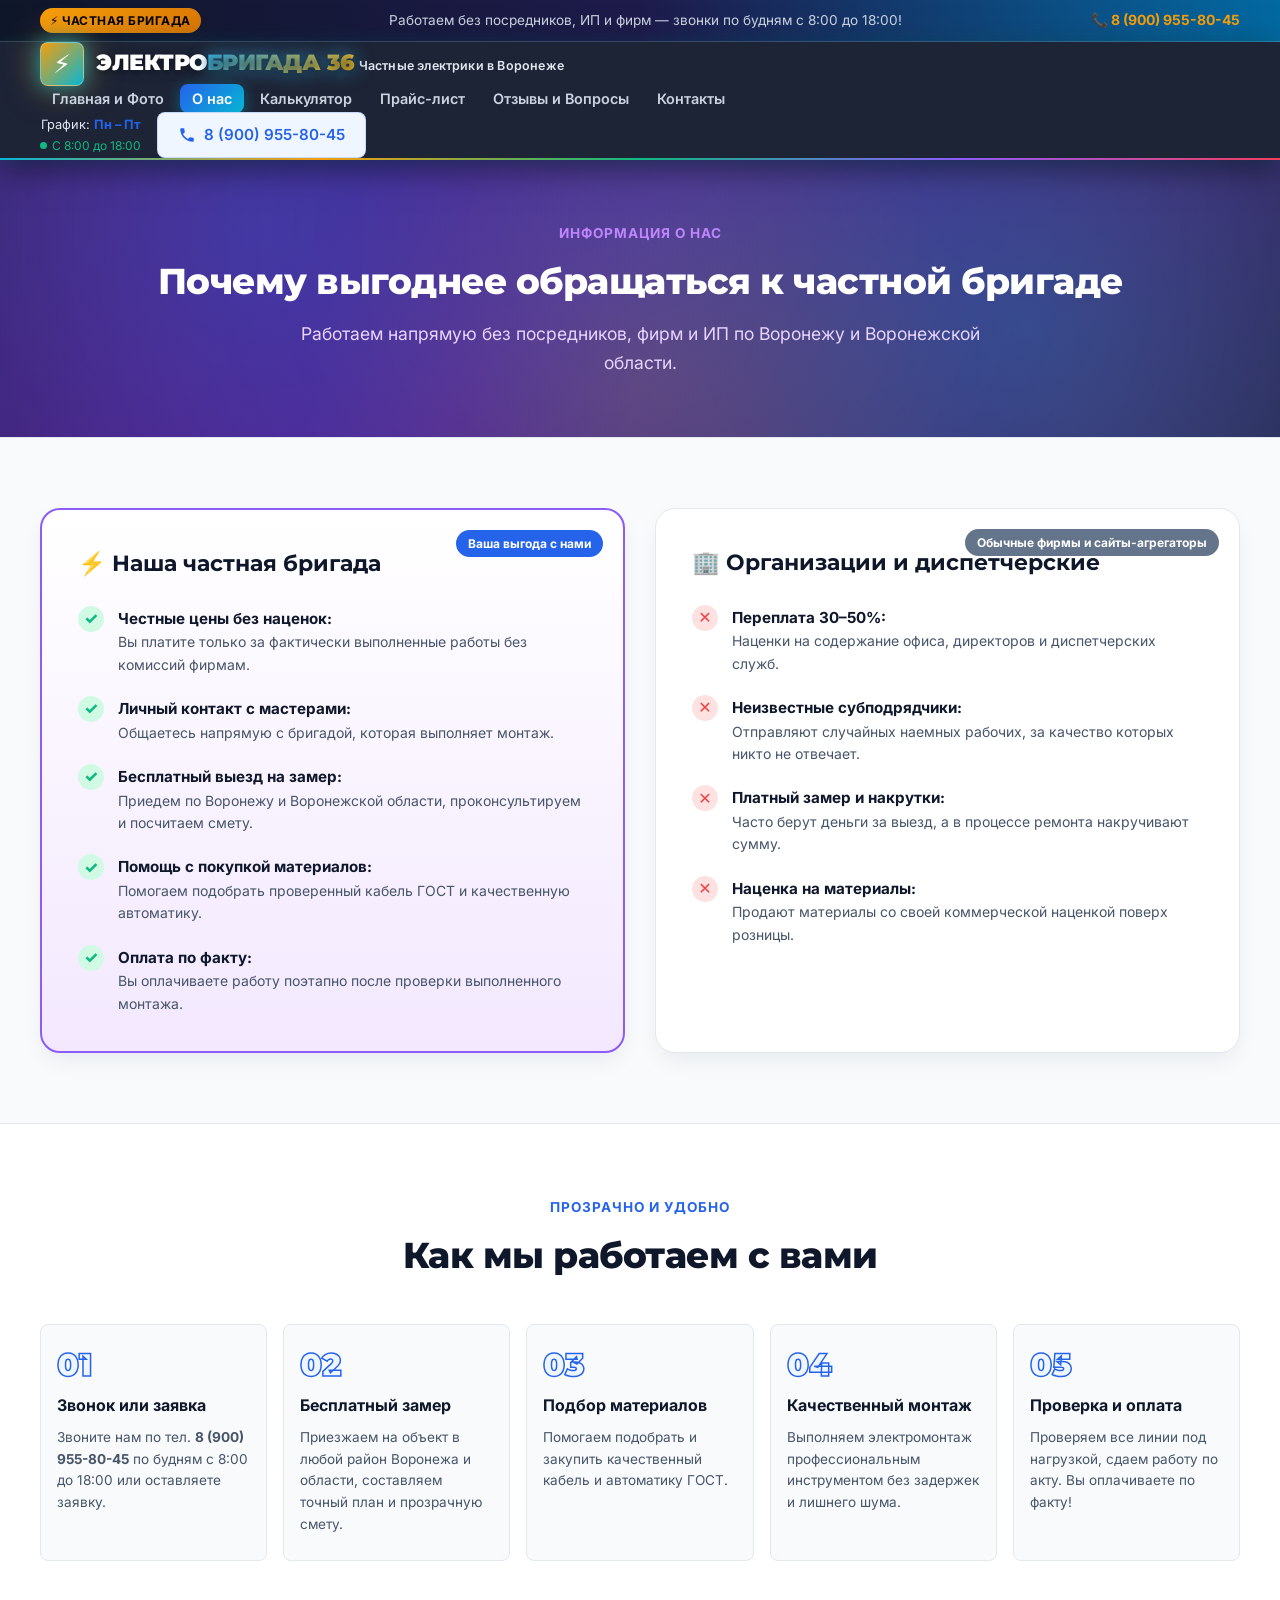
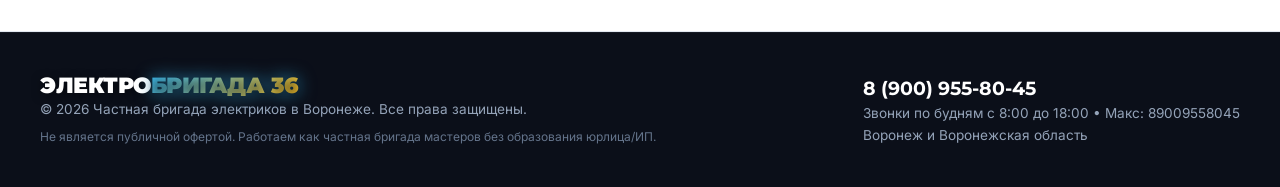
<file: about.html>
<!DOCTYPE html>
<html lang="ru">
<head>
    <meta charset="UTF-8">
    <meta name="viewport" content="width=device-width, initial-scale=1.0">
    <meta name="yandex-verification" content="12e4b5b6157eab5d" />
    <link rel="icon" type="image/x-icon" href="favicon.ico">
    <link rel="icon" type="image/svg+xml" href="favicon.svg">
    <link rel="apple-touch-icon" href="favicon.png">
    <title>О нас — ЭлектроБригада 36 | Воронеж</title>
    <meta name="description" content="О нашей частной бригаде электриков в Воронеже и области. Работаем напрямую без фирм и посредников.">
    <!-- Google Fonts -->
    <link rel="preconnect" href="https://fonts.googleapis.com">
    <link rel="preconnect" href="https://fonts.gstatic.com" crossorigin>
    <link href="https://fonts.googleapis.com/css2?family=Inter:wght@300;400;500;600;700;800&family=Montserrat:wght@600;700;800;900&display=swap" rel="stylesheet">
    <link rel="stylesheet" href="style.css">
</head>
<body class="page-theme-about">

    <!-- Top Notification Bar -->
    <div class="top-bar">
        <div class="container top-bar-content">
            <span class="badge-accent">⚡ Частная бригада</span>
            <span class="top-text">Работаем без посредников, ИП и фирм — звонки по будням с 8:00 до 18:00!</span>
            <a href="tel:89009558045" class="top-phone">📞 8 (900) 955-80-45</a>
        </div>
    </div>

    <!-- Header Navigation Bar (Dark Electric Glassmorphism Theme) -->
    <header class="header">
        <div class="container header-container">
            <a href="index.html" class="logo">
                <div class="logo-icon">⚡</div>
                <div class="logo-text">
                    <span class="brand-title">ЭЛЕКТРО<span class="highlight">БРИГАДА 36</span></span>
                    <span class="brand-sub">Частные электрики в Воронеже</span>
                </div>
            </a>

            <nav class="nav">
                <a href="index.html" class="nav-link">Главная и Фото</a>
                <a href="about.html" class="nav-link active">О нас</a>
                <a href="calculator.html" class="nav-link">Калькулятор</a>
                <a href="price.html" class="nav-link">Прайс-лист</a>
                <a href="reviews.html" class="nav-link">Отзывы и Вопросы</a>
                <a href="contacts.html" class="nav-link">Контакты</a>
            </nav>

            <div class="header-contacts">
                <div class="foreman-badge">
                    <span class="foreman-title">График: <strong>Пн – Пт</strong></span>
                    <span class="status-online"><span class="dot"></span> С 8:00 до 18:00</span>
                </div>
                <a href="tel:89009558045" class="btn btn-phone btn-header">
                    <svg width="18" height="18" viewBox="0 0 24 24" fill="currentColor"><path d="M6.62 10.79c1.44 2.83 3.76 5.14 6.59 6.59l2.2-2.2c.27-.27.67-.36 1.02-.24 1.12.37 2.33.57 3.57.57.55 0 1 .45 1 1V20c0 .55-.45 1-1 1-9.39 0-17-7.61-17-17 0-.55.45-1 1-1h3.5c.55 0 1 .45 1 1 0 1.25.2 2.45.57 3.57.11.35.03.74-.25 1.02l-2.2 2.2z"/></svg>
                    8 (900) 955-80-45
                </a>
            </div>

            <button class="mobile-menu-toggle" id="menuToggle" aria-label="Открыть меню">
                <span></span>
                <span></span>
                <span></span>
            </button>
        </div>
    </header>

    <!-- Page Banner with Royal Violet Background & Lightning Bolts -->
    <section class="page-banner section-about-hero">
        <div class="electric-flash-overlay">
            <div class="plasma-aura-glow" style="background: radial-gradient(circle at 50% 40%, rgba(139, 92, 246, 0.4) 0%, rgba(217, 70, 239, 0.3) 40%, transparent 80%);"></div>
            <div class="lightning-bg-grid"></div>
            <div class="thunder-glow-ambient"></div>

            <!-- Lightning Strike Left -->
            <svg class="lightning-strike-svg strike-pos-1" viewBox="0 0 200 400" fill="none" xmlns="http://www.w3.org/2000/svg">
                <path d="M120 0 L100 80 L130 90 L80 180 L110 190 L50 300 L80 310 L20 400" stroke="url(#boltViolet1)" stroke-width="4.5" stroke-linecap="round" stroke-linejoin="round"/>
                <path d="M100 80 L60 130 L70 135 L40 180" stroke="url(#boltViolet1)" stroke-width="2.5" stroke-linecap="round"/>
                <path d="M80 180 L120 230 L110 235 L140 280" stroke="url(#boltViolet1)" stroke-width="2" stroke-linecap="round"/>
                <defs>
                    <linearGradient id="boltViolet1" x1="0" y1="0" x2="200" y2="400" gradientUnits="userSpaceOnUse">
                        <stop offset="0%" stop-color="#ffffff"/>
                        <stop offset="40%" stop-color="#c084fc"/>
                        <stop offset="100%" stop-color="#7c3aed"/>
                    </linearGradient>
                </defs>
            </svg>

            <!-- Lightning Strike Right -->
            <svg class="lightning-strike-svg strike-pos-2" viewBox="0 0 200 400" fill="none" xmlns="http://www.w3.org/2000/svg">
                <path d="M80 0 L110 70 L80 80 L130 170 L95 180 L150 290 L120 300 L170 400" stroke="url(#boltViolet2)" stroke-width="4.5" stroke-linecap="round" stroke-linejoin="round"/>
                <path d="M110 70 L150 120 L140 125 L170 170" stroke="url(#boltViolet2)" stroke-width="2.5" stroke-linecap="round"/>
                <defs>
                    <linearGradient id="boltViolet2" x1="0" y1="0" x2="200" y2="400" gradientUnits="userSpaceOnUse">
                        <stop offset="0%" stop-color="#ffffff"/>
                        <stop offset="50%" stop-color="#e879f9"/>
                        <stop offset="100%" stop-color="#8b5cf6"/>
                    </linearGradient>
                </defs>
            </svg>
        </div>

        <div class="container text-center" style="position: relative; z-index: 10;">
            <span class="sub-heading" style="color: #c084fc;">Информация о нас</span>
            <h1 class="page-title">Почему выгоднее обращаться к частной бригаде</h1>
            <p class="section-desc" style="color: #e9d5ff;">Работаем напрямую без посредников, фирм и ИП по Воронежу и Воронежской области.</p>
        </div>
    </section>

    <!-- Why Us (Бригада vs Фирма) Section -->
    <section id="about" class="section section-about">
        <div class="container">
            <div class="comparison-grid">
                <div class="comp-card comp-our">
                    <div class="comp-badge">Ваша выгода с нами</div>
                    <h3>⚡ Наша частная бригада</h3>
                    <ul class="comp-list">
                        <li>
                            <span class="check-icon">✓</span>
                            <div>
                                <strong>Честные цены без наценок:</strong>
                                <p>Вы платите только за фактически выполненные работы без комиссий фирмам.</p>
                            </div>
                        </li>
                        <li>
                            <span class="check-icon">✓</span>
                            <div>
                                <strong>Личный контакт с мастерами:</strong>
                                <p>Общаетесь напрямую с бригадой, которая выполняет монтаж.</p>
                            </div>
                        </li>
                        <li>
                            <span class="check-icon">✓</span>
                            <div>
                                <strong>Бесплатный выезд на замер:</strong>
                                <p>Приедем по Воронежу и Воронежской области, проконсультируем и посчитаем смету.</p>
                            </div>
                        </li>
                        <li>
                            <span class="check-icon">✓</span>
                            <div>
                                <strong>Помощь с покупкой материалов:</strong>
                                <p>Помогаем подобрать проверенный кабель ГОСТ и качественную автоматику.</p>
                            </div>
                        </li>
                        <li>
                            <span class="check-icon">✓</span>
                            <div>
                                <strong>Оплата по факту:</strong>
                                <p>Вы оплачиваете работу поэтапно после проверки выполненного монтажа.</p>
                            </div>
                        </li>
                    </ul>
                </div>

                <div class="comp-card comp-others">
                    <div class="comp-badge comp-badge-gray">Обычные фирмы и сайты-агрегаторы</div>
                    <h3>🏢 Организации и диспетчерские</h3>
                    <ul class="comp-list">
                        <li>
                            <span class="cross-icon">✕</span>
                            <div>
                                <strong>Переплата 30–50%:</strong>
                                <p>Наценки на содержание офиса, директоров и диспетчерских служб.</p>
                            </div>
                        </li>
                        <li>
                            <span class="cross-icon">✕</span>
                            <div>
                                <strong>Неизвестные субподрядчики:</strong>
                                <p>Отправляют случайных наемных рабочих, за качество которых никто не отвечает.</p>
                            </div>
                        </li>
                        <li>
                            <span class="cross-icon">✕</span>
                            <div>
                                <strong>Платный замер и накрутки:</strong>
                                <p>Часто берут деньги за выезд, а в процессе ремонта накручивают сумму.</p>
                            </div>
                        </li>
                        <li>
                            <span class="cross-icon">✕</span>
                            <div>
                                <strong>Наценка на материалы:</strong>
                                <p>Продают материалы со своей коммерческой наценкой поверх розницы.</p>
                            </div>
                        </li>
                    </ul>
                </div>
            </div>
        </div>
    </section>

    <!-- Work Process Section -->
    <section class="section section-steps">
        <div class="container">
            <div class="section-title-wrap text-center">
                <span class="sub-heading">Прозрачно и удобно</span>
                <h2 class="section-title">Как мы работаем с вами</h2>
            </div>

            <div class="steps-grid">
                <div class="step-card">
                    <div class="step-num">01</div>
                    <h3>Звонок или заявка</h3>
                    <p>Звоните нам по тел. <strong>8 (900) 955-80-45</strong> по будням с 8:00 до 18:00 или оставляете заявку.</p>
                </div>
                <div class="step-card">
                    <div class="step-num">02</div>
                    <h3>Бесплатный замер</h3>
                    <p>Приезжаем на объект в любой район Воронежа и области, составляем точный план и прозрачную смету.</p>
                </div>
                <div class="step-card">
                    <div class="step-num">03</div>
                    <h3>Подбор материалов</h3>
                    <p>Помогаем подобрать и закупить качественный кабель и автоматику ГОСТ.</p>
                </div>
                <div class="step-card">
                    <div class="step-num">04</div>
                    <h3>Качественный монтаж</h3>
                    <p>Выполняем электромонтаж профессиональным инструментом без задержек и лишнего шума.</p>
                </div>
                <div class="step-card">
                    <div class="step-num">05</div>
                    <h3>Проверка и оплата</h3>
                    <p>Проверяем все линии под нагрузкой, сдаем работу по акту. Вы оплачиваете по факту!</p>
                </div>
            </div>
        </div>
    </section>

    <!-- Footer -->
    <footer class="footer">
        <div class="container footer-container">
            <div class="footer-left">
                <div class="logo-text">
                    <span class="brand-title">ЭЛЕКТРО<span class="highlight">БРИГАДА 36</span></span>
                </div>
                <p>© 2026 Частная бригада электриков в Воронеже. Все права защищены.</p>
                <p class="footer-sub">Не является публичной офертой. Работаем как частная бригада мастеров без образования юрлица/ИП.</p>
            </div>
            <div class="footer-right">
                <a href="tel:89009558045" class="footer-phone">8 (900) 955-80-45</a>
                <p>Звонки по будням с 8:00 до 18:00 • Макс: 89009558045</p>
                <p>Воронеж и Воронежская область</p>
            </div>
        </div>
    </footer>

    <!-- Fixed Mobile Bottom Sticky Bar -->
    <div class="mobile-sticky-bar">
        <a href="tel:89009558045" class="m-sticky-btn m-call">
            <span>📞 Позвонить</span>
        </a>
        <div class="m-sticky-btn m-max">
            <span>💬 Макс</span>
        </div>
        <a href="calculator.html" class="m-sticky-btn m-calc">
            <span>🧮 Расчет цен</span>
        </a>
    </div>

    <script src="script.js"></script>
</body>
</html>
</file>
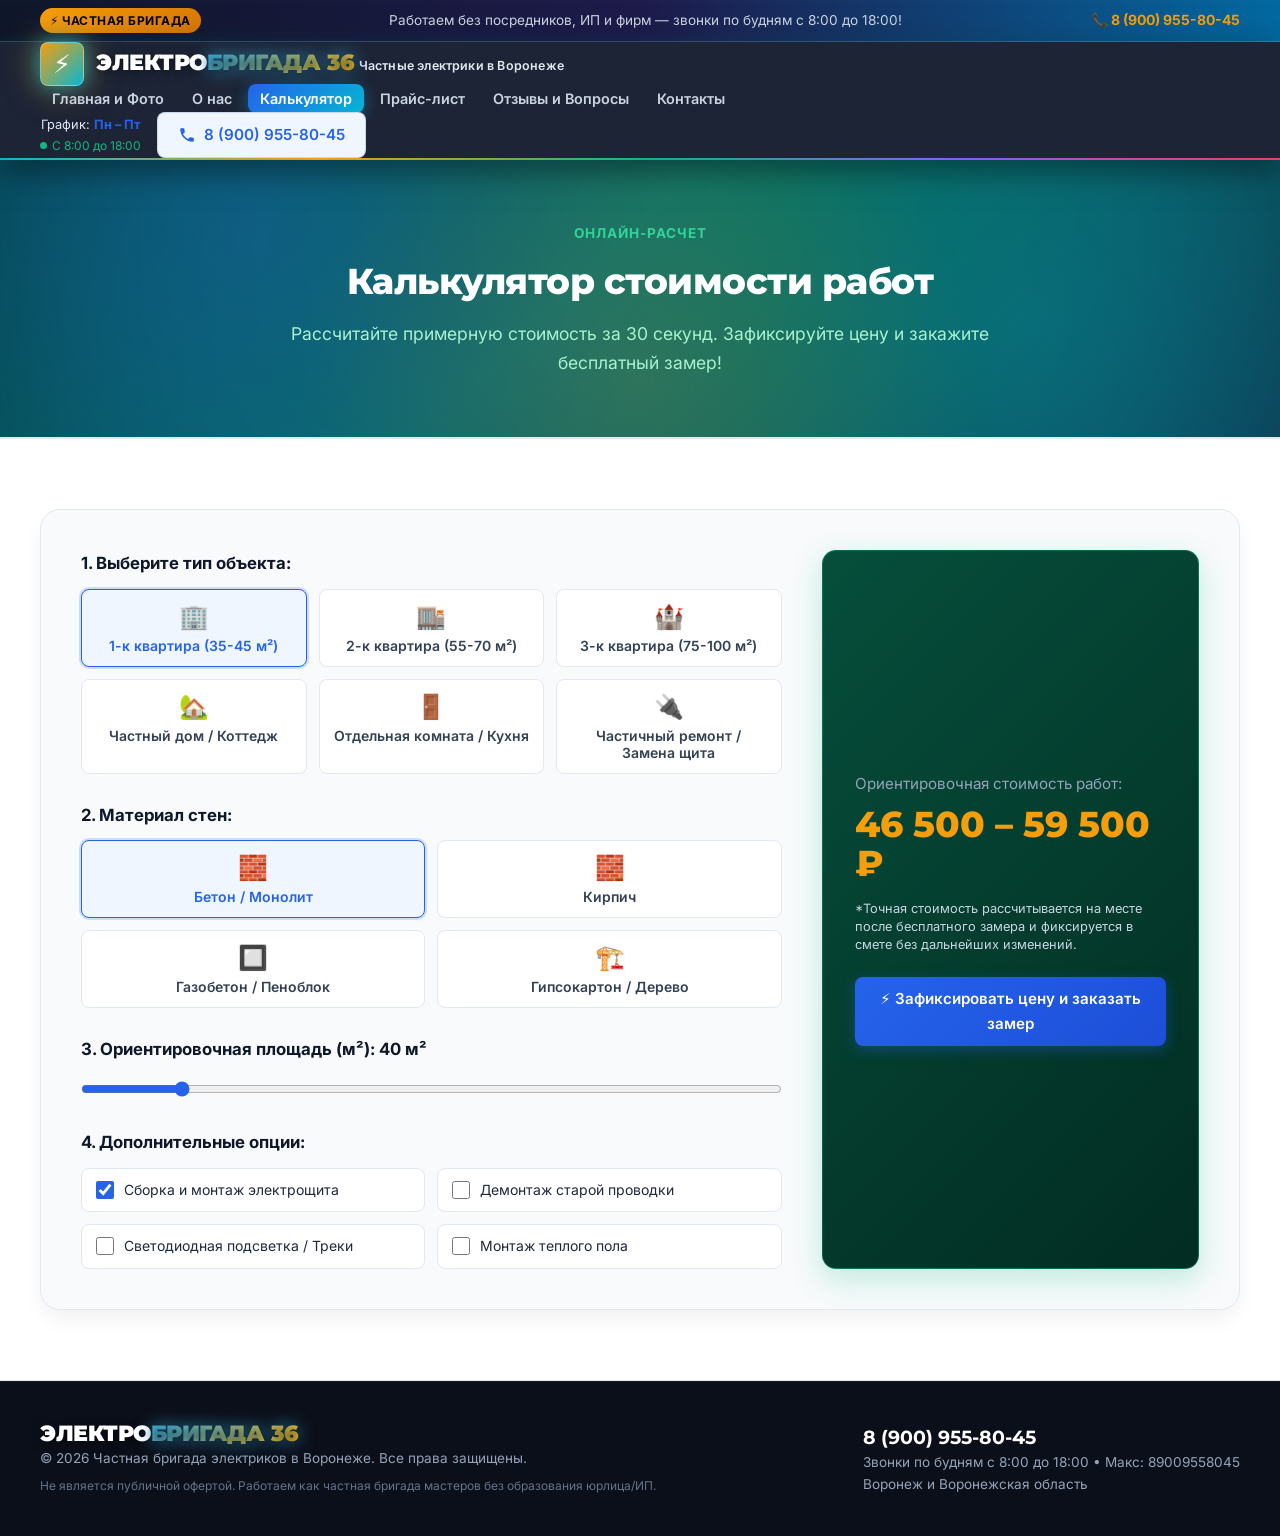
<file: calculator.html>
<!DOCTYPE html>
<html lang="ru">
<head>
    <meta charset="UTF-8">
    <meta name="viewport" content="width=device-width, initial-scale=1.0">
    <meta name="yandex-verification" content="12e4b5b6157eab5d" />
    <link rel="icon" type="image/x-icon" href="favicon.ico">
    <link rel="icon" type="image/svg+xml" href="favicon.svg">
    <link rel="apple-touch-icon" href="favicon.png">
    <title>Онлайн-калькулятор электромонтажа — ЭлектроБригада 36</title>
    <meta name="description" content="Расчет стоимости услуг электрика в Воронеже и области. Онлайн-калькулятор электромонтажа.">
    <!-- Google Fonts -->
    <link rel="preconnect" href="https://fonts.googleapis.com">
    <link rel="preconnect" href="https://fonts.gstatic.com" crossorigin>
    <link href="https://fonts.googleapis.com/css2?family=Inter:wght@300;400;500;600;700;800&family=Montserrat:wght@600;700;800;900&display=swap" rel="stylesheet">
    <link rel="stylesheet" href="style.css">
</head>
<body class="page-theme-calc">

    <!-- Top Notification Bar -->
    <div class="top-bar">
        <div class="container top-bar-content">
            <span class="badge-accent">⚡ Частная бригада</span>
            <span class="top-text">Работаем без посредников, ИП и фирм — звонки по будням с 8:00 до 18:00!</span>
            <a href="tel:89009558045" class="top-phone">📞 8 (900) 955-80-45</a>
        </div>
    </div>

    <!-- Header Navigation Bar (Dark Electric Glassmorphism Theme) -->
    <header class="header">
        <div class="container header-container">
            <a href="index.html" class="logo">
                <div class="logo-icon">⚡</div>
                <div class="logo-text">
                    <span class="brand-title">ЭЛЕКТРО<span class="highlight">БРИГАДА 36</span></span>
                    <span class="brand-sub">Частные электрики в Воронеже</span>
                </div>
            </a>

            <nav class="nav">
                <a href="index.html" class="nav-link">Главная и Фото</a>
                <a href="about.html" class="nav-link">О нас</a>
                <a href="calculator.html" class="nav-link active">Калькулятор</a>
                <a href="price.html" class="nav-link">Прайс-лист</a>
                <a href="reviews.html" class="nav-link">Отзывы и Вопросы</a>
                <a href="contacts.html" class="nav-link">Контакты</a>
            </nav>

            <div class="header-contacts">
                <div class="foreman-badge">
                    <span class="foreman-title">График: <strong>Пн – Пт</strong></span>
                    <span class="status-online"><span class="dot"></span> С 8:00 до 18:00</span>
                </div>
                <a href="tel:89009558045" class="btn btn-phone btn-header">
                    <svg width="18" height="18" viewBox="0 0 24 24" fill="currentColor"><path d="M6.62 10.79c1.44 2.83 3.76 5.14 6.59 6.59l2.2-2.2c.27-.27.67-.36 1.02-.24 1.12.37 2.33.57 3.57.57.55 0 1 .45 1 1V20c0 .55-.45 1-1 1-9.39 0-17-7.61-17-17 0-.55.45-1 1-1h3.5c.55 0 1 .45 1 1 0 1.25.2 2.45.57 3.57.11.35.03.74-.25 1.02l-2.2 2.2z"/></svg>
                    8 (900) 955-80-45
                </a>
            </div>

            <button class="mobile-menu-toggle" id="menuToggle" aria-label="Открыть меню">
                <span></span>
                <span></span>
                <span></span>
            </button>
        </div>
    </header>

    <!-- Page Banner with Deep Emerald Theme & Lightning Bolts -->
    <section class="page-banner section-calc-hero">
        <div class="electric-flash-overlay">
            <div class="plasma-aura-glow" style="background: radial-gradient(circle at 50% 40%, rgba(16, 185, 129, 0.35) 0%, rgba(6, 182, 212, 0.3) 40%, transparent 80%);"></div>
            <div class="lightning-bg-grid"></div>
            <div class="thunder-glow-ambient"></div>

            <!-- Lightning Strike Left -->
            <svg class="lightning-strike-svg strike-pos-1" viewBox="0 0 200 400" fill="none" xmlns="http://www.w3.org/2000/svg">
                <path d="M120 0 L100 80 L130 90 L80 180 L110 190 L50 300 L80 310 L20 400" stroke="url(#boltEmerald1)" stroke-width="4.5" stroke-linecap="round" stroke-linejoin="round"/>
                <path d="M100 80 L60 130 L70 135 L40 180" stroke="url(#boltEmerald1)" stroke-width="2.5" stroke-linecap="round"/>
                <defs>
                    <linearGradient id="boltEmerald1" x1="0" y1="0" x2="200" y2="400" gradientUnits="userSpaceOnUse">
                        <stop offset="0%" stop-color="#ffffff"/>
                        <stop offset="40%" stop-color="#34d399"/>
                        <stop offset="100%" stop-color="#059669"/>
                    </linearGradient>
                </defs>
            </svg>

            <!-- Lightning Strike Right -->
            <svg class="lightning-strike-svg strike-pos-2" viewBox="0 0 200 400" fill="none" xmlns="http://www.w3.org/2000/svg">
                <path d="M80 0 L110 70 L80 80 L130 170 L95 180 L150 290 L120 300 L170 400" stroke="url(#boltEmerald2)" stroke-width="4.5" stroke-linecap="round" stroke-linejoin="round"/>
                <path d="M110 70 L150 120 L140 125 L170 170" stroke="url(#boltEmerald2)" stroke-width="2.5" stroke-linecap="round"/>
                <defs>
                    <linearGradient id="boltEmerald2" x1="0" y1="0" x2="200" y2="400" gradientUnits="userSpaceOnUse">
                        <stop offset="0%" stop-color="#ffffff"/>
                        <stop offset="50%" stop-color="#6ee7b7"/>
                        <stop offset="100%" stop-color="#0284c7"/>
                    </linearGradient>
                </defs>
            </svg>
        </div>

        <div class="container text-center" style="position: relative; z-index: 10;">
            <span class="sub-heading" style="color: #34d399;">Онлайн-расчет</span>
            <h1 class="page-title">Калькулятор стоимости работ</h1>
            <p class="section-desc" style="color: #a7f3d0;">Рассчитайте примерную стоимость за 30 секунд. Зафиксируйте цену и закажите бесплатный замер!</p>
        </div>
    </section>

    <!-- Calculator Section -->
    <section id="calculator" class="section section-calc">
        <div class="container">

            <div class="calc-box">
                <div class="calc-steps">
                    <!-- Step 1 -->
                    <div class="calc-group">
                        <label class="calc-label">1. Выберите тип объекта:</label>
                        <div class="calc-options grid-3">
                            <button type="button" class="calc-opt-btn active" data-type="1k" data-coef="1">
                                <span class="opt-icon">🏢</span>
                                <span>1-к квартира (35-45 м²)</span>
                            </button>
                            <button type="button" class="calc-opt-btn" data-type="2k" data-coef="1.5">
                                <span class="opt-icon">🏬</span>
                                <span>2-к квартира (55-70 м²)</span>
                            </button>
                            <button type="button" class="calc-opt-btn" data-type="3k" data-coef="2.1">
                                <span class="opt-icon">🏰</span>
                                <span>3-к квартира (75-100 м²)</span>
                            </button>
                            <button type="button" class="calc-opt-btn" data-type="house" data-coef="2.8">
                                <span class="opt-icon">🏡</span>
                                <span>Частный дом / Коттедж</span>
                            </button>
                            <button type="button" class="calc-opt-btn" data-type="room" data-coef="0.5">
                                <span class="opt-icon">🚪</span>
                                <span>Отдельная комната / Кухня</span>
                            </button>
                            <button type="button" class="calc-opt-btn" data-type="partial" data-coef="0.3">
                                <span class="opt-icon">🔌</span>
                                <span>Частичный ремонт / Замена щита</span>
                            </button>
                        </div>
                    </div>

                    <!-- Step 2 -->
                    <div class="calc-group">
                        <label class="calc-label">2. Материал стен:</label>
                        <div class="calc-options grid-4">
                            <button type="button" class="calc-opt-btn active" data-wall="concrete" data-wallcoef="1.2">
                                <span class="opt-icon">🧱</span>
                                <span>Бетон / Монолит</span>
                            </button>
                            <button type="button" class="calc-opt-btn" data-wall="brick" data-wallcoef="1.0">
                                <span class="opt-icon">🧱</span>
                                <span>Кирпич</span>
                            </button>
                            <button type="button" class="calc-opt-btn" data-wall="gas" data-wallcoef="0.85">
                                <span class="opt-icon">🔲</span>
                                <span>Газобетон / Пеноблок</span>
                            </button>
                            <button type="button" class="calc-opt-btn" data-wall="gkl" data-wallcoef="0.75">
                                <span class="opt-icon">🏗️</span>
                                <span>Гипсокартон / Дерево</span>
                            </button>
                        </div>
                    </div>

                    <!-- Step 3 -->
                    <div class="calc-group">
                        <label class="calc-label">3. Ориентировочная площадь (м²): <strong id="areaVal">40 м²</strong></label>
                        <input type="range" id="areaRange" min="15" max="200" value="40" class="calc-slider">
                    </div>

                    <!-- Additional Options -->
                    <div class="calc-group">
                        <label class="calc-label">4. Дополнительные опции:</label>
                        <div class="calc-checkboxes">
                            <label class="checkbox-card">
                                <input type="checkbox" id="optShield" checked>
                                <span>Сборка и монтаж электрощита</span>
                            </label>
                            <label class="checkbox-card">
                                <input type="checkbox" id="optDemount">
                                <span>Демонтаж старой проводки</span>
                            </label>
                            <label class="checkbox-card">
                                <input type="checkbox" id="optLed">
                                <span>Светодиодная подсветка / Треки</span>
                            </label>
                            <label class="checkbox-card">
                                <input type="checkbox" id="optFloor">
                                <span>Монтаж теплого пола</span>
                            </label>
                        </div>
                    </div>
                </div>

                <!-- Result Box -->
                <div class="calc-result-box">
                    <div class="result-header">Ориентировочная стоимость работ:</div>
                    <div class="result-price" id="calcTotalPrice">42 500 – 54 000 ₽</div>
                    <p class="result-note">*Точная стоимость рассчитывается на месте после бесплатного замера и фиксируется в смете без дальнейших изменений.</p>
                    <a href="contacts.html" class="btn btn-primary btn-block calc-order-btn" id="calcOrderBtn">
                        ⚡ Зафиксировать цену и заказать замер
                    </a>
                </div>
            </div>
        </div>
    </section>

    <!-- Footer -->
    <footer class="footer">
        <div class="container footer-container">
            <div class="footer-left">
                <div class="logo-text">
                    <span class="brand-title">ЭЛЕКТРО<span class="highlight">БРИГАДА 36</span></span>
                </div>
                <p>© 2026 Частная бригада электриков в Воронеже. Все права защищены.</p>
                <p class="footer-sub">Не является публичной офертой. Работаем как частная бригада мастеров без образования юрлица/ИП.</p>
            </div>
            <div class="footer-right">
                <a href="tel:89009558045" class="footer-phone">8 (900) 955-80-45</a>
                <p>Звонки по будням с 8:00 до 18:00 • Макс: 89009558045</p>
                <p>Воронеж и Воронежская область</p>
            </div>
        </div>
    </footer>

    <!-- Fixed Mobile Bottom Sticky Bar -->
    <div class="mobile-sticky-bar">
        <a href="tel:89009558045" class="m-sticky-btn m-call">
            <span>📞 Позвонить</span>
        </a>
        <div class="m-sticky-btn m-max">
            <span>💬 Макс</span>
        </div>
        <a href="calculator.html" class="m-sticky-btn m-calc">
            <span>🧮 Расчет цен</span>
        </a>
    </div>

    <script src="script.js"></script>
</body>
</html>
</file>
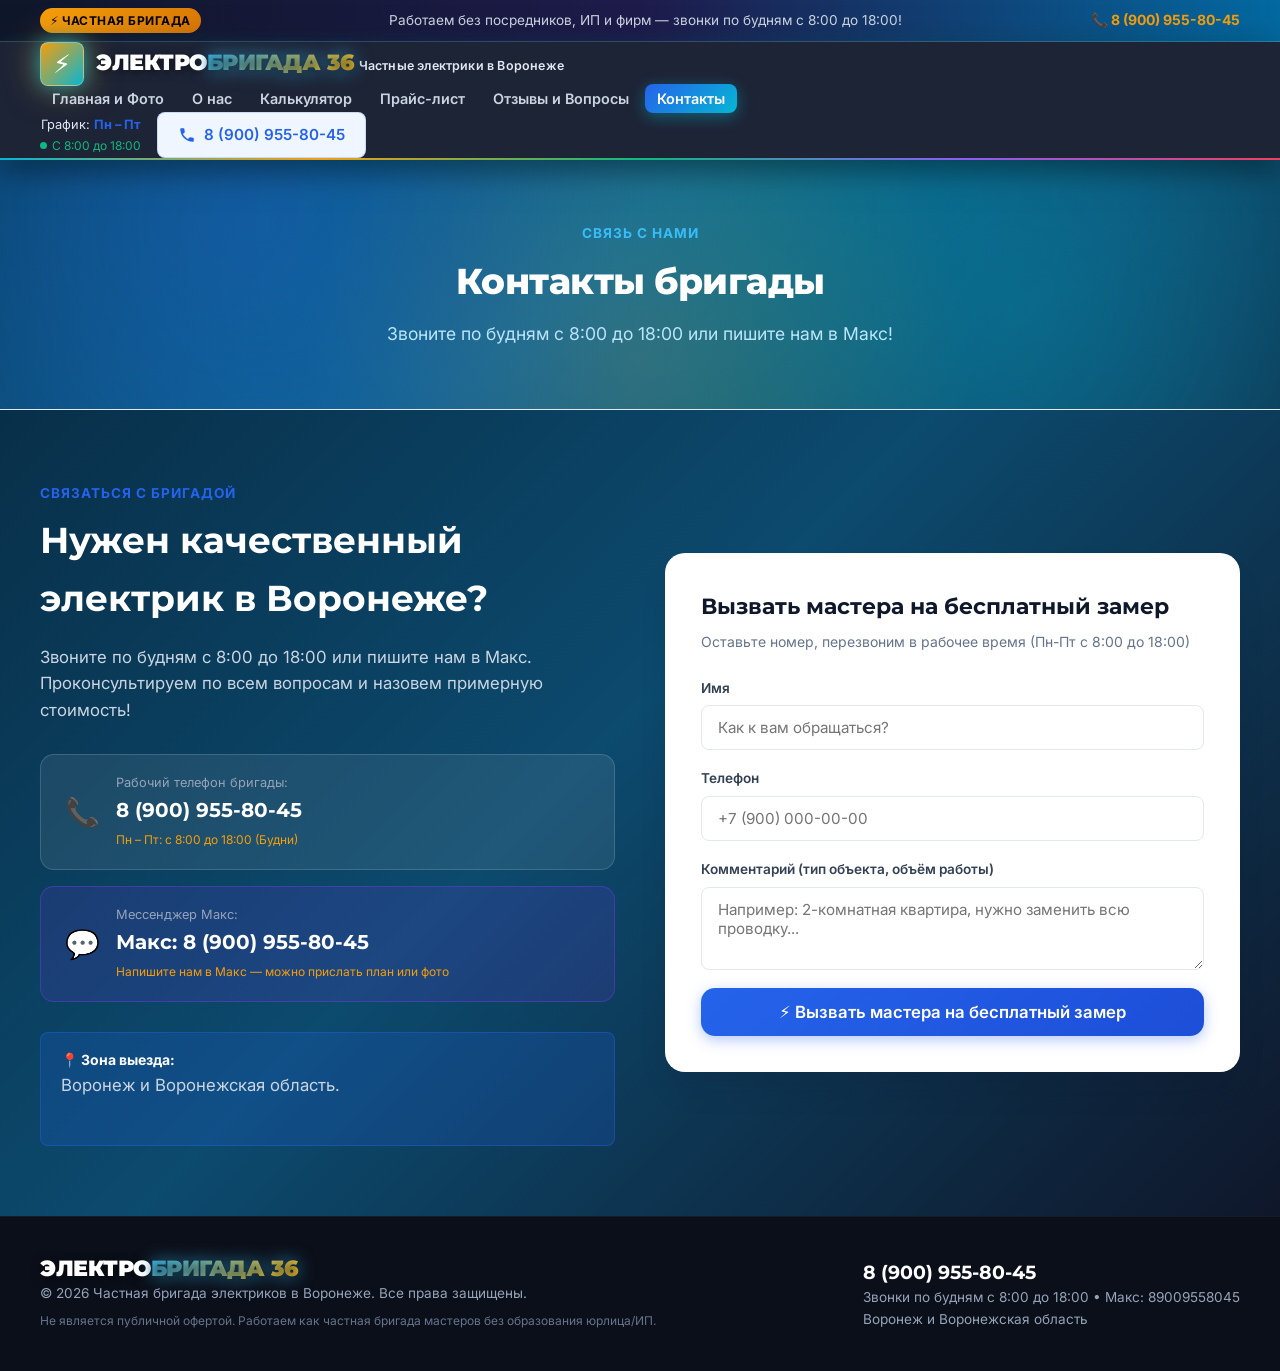
<file: contacts.html>
<!DOCTYPE html>
<html lang="ru">
<head>
    <meta charset="UTF-8">
    <meta name="viewport" content="width=device-width, initial-scale=1.0">
    <meta name="yandex-verification" content="12e4b5b6157eab5d" />
    <link rel="icon" type="image/x-icon" href="favicon.ico">
    <link rel="icon" type="image/svg+xml" href="favicon.svg">
    <link rel="apple-touch-icon" href="favicon.png">
    <title>Контакты — ЭлектроБригада 36 | Воронеж</title>
    <meta name="description" content="Контакты частной бригады электриков в Воронеже и области. Телефон 8 (900) 955-80-45, мессенджер Макс, график работы.">
    <!-- Google Fonts -->
    <link rel="preconnect" href="https://fonts.googleapis.com">
    <link rel="preconnect" href="https://fonts.gstatic.com" crossorigin>
    <link href="https://fonts.googleapis.com/css2?family=Inter:wght@300;400;500;600;700;800&family=Montserrat:wght@600;700;800;900&display=swap" rel="stylesheet">
    <link rel="stylesheet" href="style.css">
</head>
<body class="page-theme-contacts">

    <!-- Top Notification Bar -->
    <div class="top-bar">
        <div class="container top-bar-content">
            <span class="badge-accent">⚡ Частная бригада</span>
            <span class="top-text">Работаем без посредников, ИП и фирм — звонки по будням с 8:00 до 18:00!</span>
            <a href="tel:89009558045" class="top-phone">📞 8 (900) 955-80-45</a>
        </div>
    </div>

    <!-- Header Navigation Bar (Dark Electric Glassmorphism Theme) -->
    <header class="header">
        <div class="container header-container">
            <a href="index.html" class="logo">
                <div class="logo-icon">⚡</div>
                <div class="logo-text">
                    <span class="brand-title">ЭЛЕКТРО<span class="highlight">БРИГАДА 36</span></span>
                    <span class="brand-sub">Частные электрики в Воронеже</span>
                </div>
            </a>

            <nav class="nav">
                <a href="index.html" class="nav-link">Главная и Фото</a>
                <a href="about.html" class="nav-link">О нас</a>
                <a href="calculator.html" class="nav-link">Калькулятор</a>
                <a href="price.html" class="nav-link">Прайс-лист</a>
                <a href="reviews.html" class="nav-link">Отзывы и Вопросы</a>
                <a href="contacts.html" class="nav-link active">Контакты</a>
            </nav>

            <div class="header-contacts">
                <div class="foreman-badge">
                    <span class="foreman-title">График: <strong>Пн – Пт</strong></span>
                    <span class="status-online"><span class="dot"></span> С 8:00 до 18:00</span>
                </div>
                <a href="tel:89009558045" class="btn btn-phone btn-header">
                    <svg width="18" height="18" viewBox="0 0 24 24" fill="currentColor"><path d="M6.62 10.79c1.44 2.83 3.76 5.14 6.59 6.59l2.2-2.2c.27-.27.67-.36 1.02-.24 1.12.37 2.33.57 3.57.57.55 0 1 .45 1 1V20c0 .55-.45 1-1 1-9.39 0-17-7.61-17-17 0-.55.45-1 1-1h3.5c.55 0 1 .45 1 1 0 1.25.2 2.45.57 3.57.11.35.03.74-.25 1.02l-2.2 2.2z"/></svg>
                    8 (900) 955-80-45
                </a>
            </div>

            <button class="mobile-menu-toggle" id="menuToggle" aria-label="Открыть меню">
                <span></span>
                <span></span>
                <span></span>
            </button>
        </div>
    </header>

    <!-- Page Banner with Cyber Ocean Navy Theme & Lightning Bolts -->
    <section class="page-banner section-contacts-hero">
        <div class="electric-flash-overlay">
            <div class="plasma-aura-glow" style="background: radial-gradient(circle at 50% 40%, rgba(6, 182, 212, 0.35) 0%, rgba(14, 165, 233, 0.3) 40%, transparent 80%);"></div>
            <div class="lightning-bg-grid"></div>
            <div class="thunder-glow-ambient"></div>

            <!-- Lightning Strike Left -->
            <svg class="lightning-strike-svg strike-pos-1" viewBox="0 0 200 400" fill="none" xmlns="http://www.w3.org/2000/svg">
                <path d="M120 0 L100 80 L130 90 L80 180 L110 190 L50 300 L80 310 L20 400" stroke="url(#boltCyber1)" stroke-width="4.5" stroke-linecap="round" stroke-linejoin="round"/>
                <path d="M100 80 L60 130 L70 135 L40 180" stroke="url(#boltCyber1)" stroke-width="2.5" stroke-linecap="round"/>
                <defs>
                    <linearGradient id="boltCyber1" x1="0" y1="0" x2="200" y2="400" gradientUnits="userSpaceOnUse">
                        <stop offset="0%" stop-color="#ffffff"/>
                        <stop offset="40%" stop-color="#38bdf8"/>
                        <stop offset="100%" stop-color="#0284c7"/>
                    </linearGradient>
                </defs>
            </svg>

            <!-- Lightning Strike Right -->
            <svg class="lightning-strike-svg strike-pos-2" viewBox="0 0 200 400" fill="none" xmlns="http://www.w3.org/2000/svg">
                <path d="M80 0 L110 70 L80 80 L130 170 L95 180 L150 290 L120 300 L170 400" stroke="url(#boltCyber2)" stroke-width="4.5" stroke-linecap="round" stroke-linejoin="round"/>
                <path d="M110 70 L150 120 L140 125 L170 170" stroke="url(#boltCyber2)" stroke-width="2.5" stroke-linecap="round"/>
                <defs>
                    <linearGradient id="boltCyber2" x1="0" y1="0" x2="200" y2="400" gradientUnits="userSpaceOnUse">
                        <stop offset="0%" stop-color="#ffffff"/>
                        <stop offset="50%" stop-color="#06b6d4"/>
                        <stop offset="100%" stop-color="#3b82f6"/>
                    </linearGradient>
                </defs>
            </svg>
        </div>

        <div class="container text-center" style="position: relative; z-index: 10;">
            <span class="sub-heading" style="color: #38bdf8;">Связь с нами</span>
            <h1 class="page-title">Контакты бригады</h1>
            <p class="section-desc" style="color: #bae6fd;">Звоните по будням с 8:00 до 18:00 или пишите нам в Макс!</p>
        </div>
    </section>

    <!-- Contact & Order Section -->
    <section id="contacts" class="section section-contacts">
        <div class="container">
            <div class="contacts-wrapper">
                <div class="contacts-info">
                    <span class="sub-heading">Связаться с бригадой</span>
                    <h2>Нужен качественный электрик в Воронеже?</h2>
                    <p>Звоните по будням с 8:00 до 18:00 или пишите нам в Макс. Проконсультируем по всем вопросам и назовем примерную стоимость!</p>

                    <div class="contact-methods">
                        <a href="tel:89009558045" class="contact-card">
                            <span class="c-icon">📞</span>
                            <div>
                                <span class="c-label">Рабочий телефон бригады:</span>
                                <strong class="c-val">8 (900) 955-80-45</strong>
                                <span class="c-sub">Пн – Пт: с 8:00 до 18:00 (Будни)</span>
                            </div>
                        </a>

                        <div class="contact-card max-card">
                            <span class="c-icon">💬</span>
                            <div>
                                <span class="c-label">Мессенджер Макс:</span>
                                <strong class="c-val">Макс: 8 (900) 955-80-45</strong>
                                <span class="c-sub">Напишите нам в Макс — можно прислать план или фото</span>
                            </div>
                        </div>
                    </div>

                    <div class="work-area-box">
                        <strong>📍 Зона выезда:</strong>
                        <p>Воронеж и Воронежская область.</p>
                    </div>
                </div>

                <div class="contacts-form-box">
                    <h3>Вызвать мастера на бесплатный замер</h3>
                    <p>Оставьте номер, перезвоним в рабочее время (Пн-Пт с 8:00 до 18:00)</p>
                    <form id="contactForm" class="lead-form">
                        <div class="form-group">
                            <label for="cName">Имя</label>
                            <input type="text" id="cName" placeholder="Как к вам обращаться?" required>
                        </div>
                        <div class="form-group">
                            <label for="cPhone">Телефон</label>
                            <input type="tel" id="cPhone" placeholder="+7 (900) 000-00-00" required>
                        </div>
                        <div class="form-group">
                            <label for="cComment">Комментарий (тип объекта, объём работы)</label>
                            <textarea id="cComment" rows="3" placeholder="Например: 2-комнатная квартира, нужно заменить всю проводку..."></textarea>
                        </div>
                        <button type="submit" class="btn btn-primary btn-block btn-lg">
                            ⚡ Вызвать мастера на бесплатный замер
                        </button>
                    </form>
                </div>
            </div>
        </div>
    </section>

    <!-- Footer -->
    <footer class="footer">
        <div class="container footer-container">
            <div class="footer-left">
                <div class="logo-text">
                    <span class="brand-title">ЭЛЕКТРО<span class="highlight">БРИГАДА 36</span></span>
                </div>
                <p>© 2026 Частная бригада электриков в Воронеже. Все права защищены.</p>
                <p class="footer-sub">Не является публичной офертой. Работаем как частная бригада мастеров без образования юрлица/ИП.</p>
            </div>
            <div class="footer-right">
                <a href="tel:89009558045" class="footer-phone">8 (900) 955-80-45</a>
                <p>Звонки по будням с 8:00 до 18:00 • Макс: 89009558045</p>
                <p>Воронеж и Воронежская область</p>
            </div>
        </div>
    </footer>

    <!-- Fixed Mobile Bottom Sticky Bar -->
    <div class="mobile-sticky-bar">
        <a href="tel:89009558045" class="m-sticky-btn m-call">
            <span>📞 Позвонить</span>
        </a>
        <div class="m-sticky-btn m-max">
            <span>💬 Макс</span>
        </div>
        <a href="calculator.html" class="m-sticky-btn m-calc">
            <span>🧮 Расчет цен</span>
        </a>
    </div>

    <!-- Modal Success Popup -->
    <div class="modal" id="successModal">
        <div class="modal-content">
            <button class="modal-close" id="modalClose">&times;</button>
            <div class="modal-icon">✅</div>
            <h3>Заявка успешно отправлена!</h3>
            <p id="modalMessage">Наша бригада получила ваше сообщение и перезвонит вам в рабочее время (Пн–Пт с 8:00 до 18:00).</p>
            <button class="btn btn-primary" id="modalOkBtn">Отлично, жду звонка</button>
        </div>
    </div>

    <script src="script.js"></script>
</body>
</html>
</file>
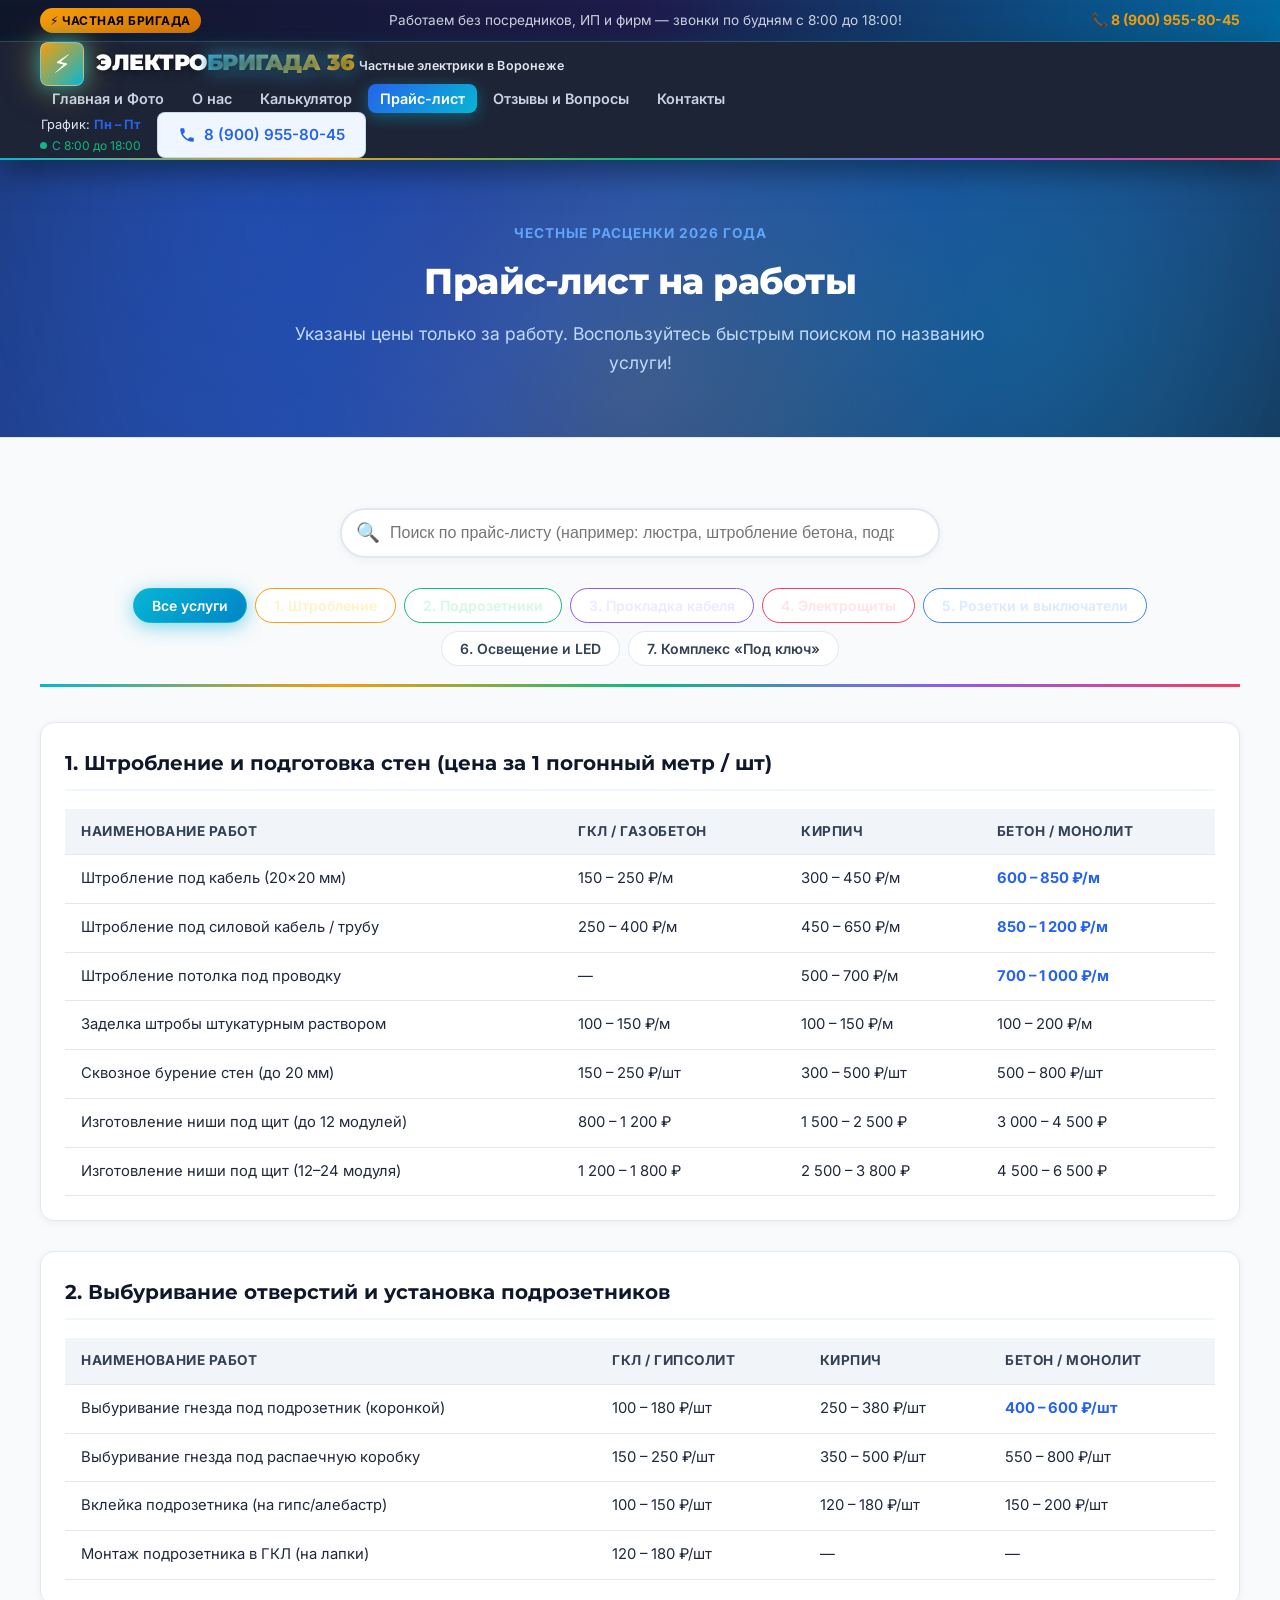
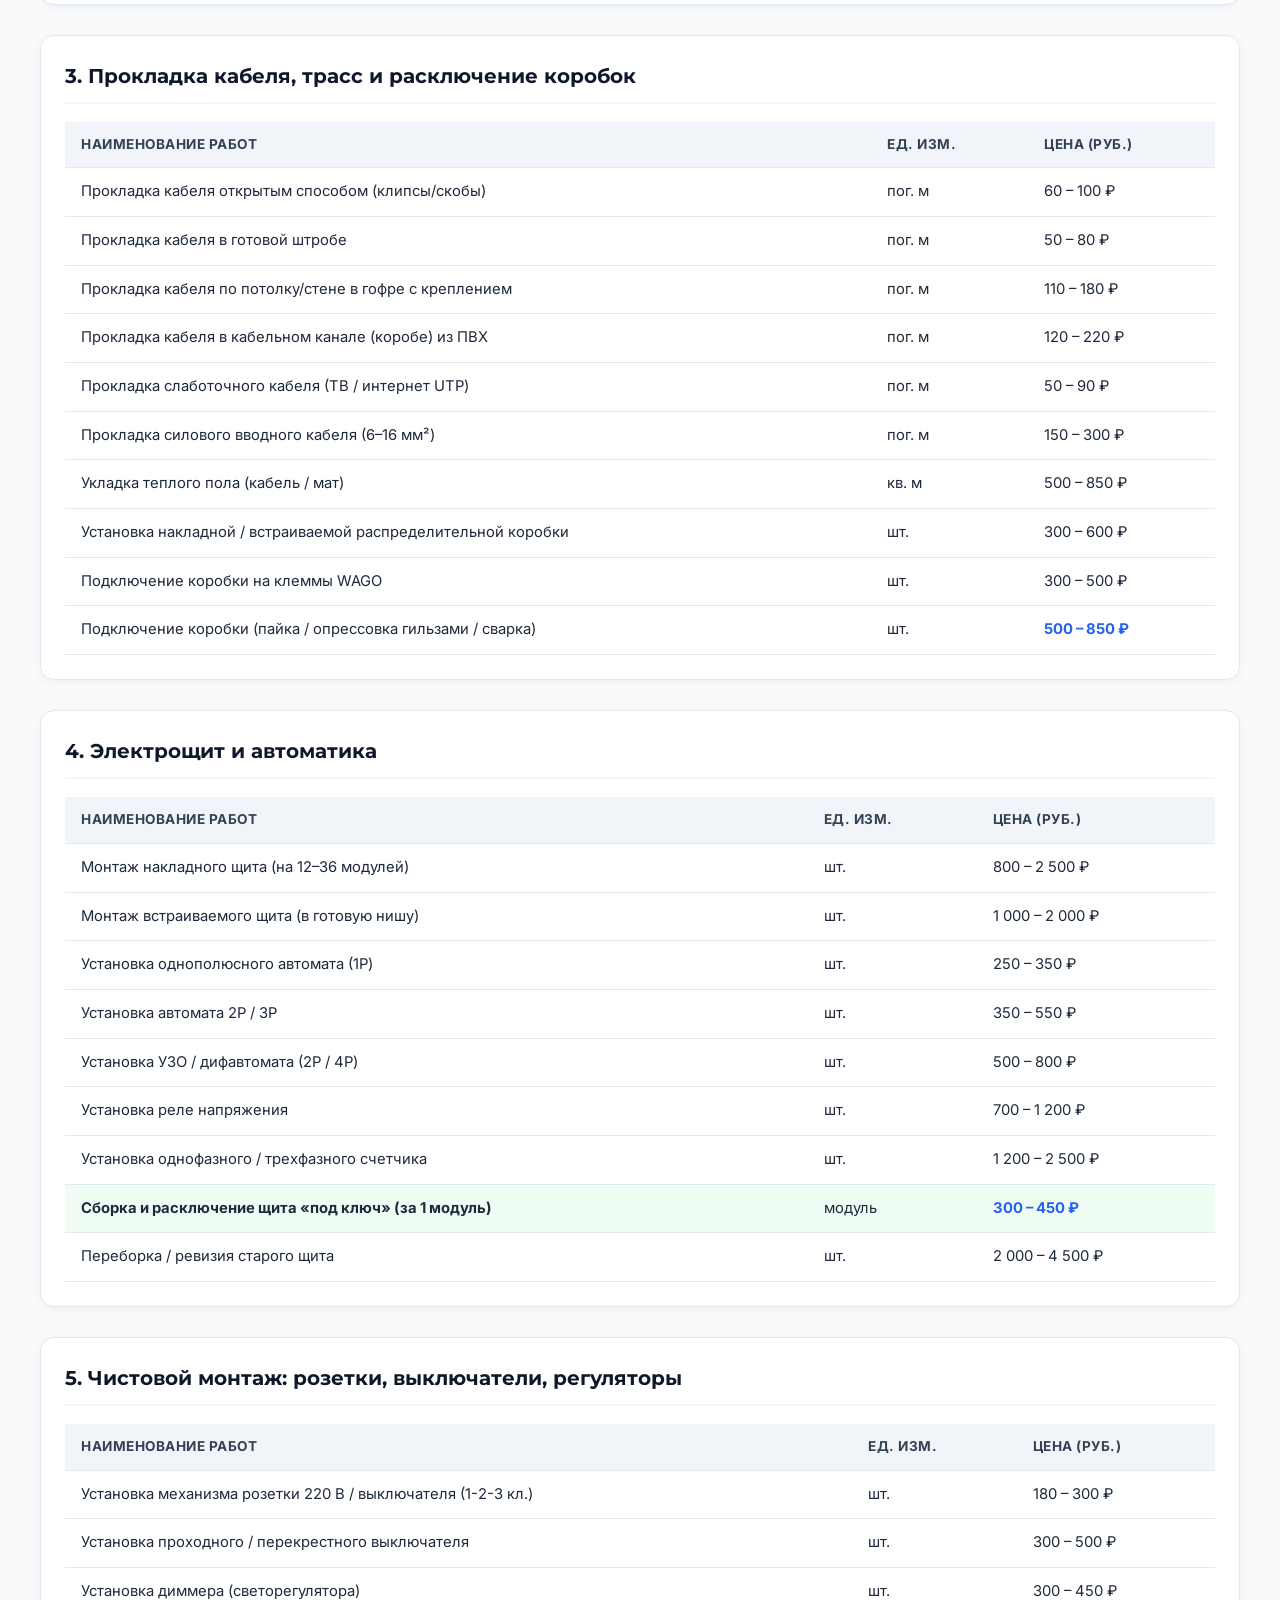
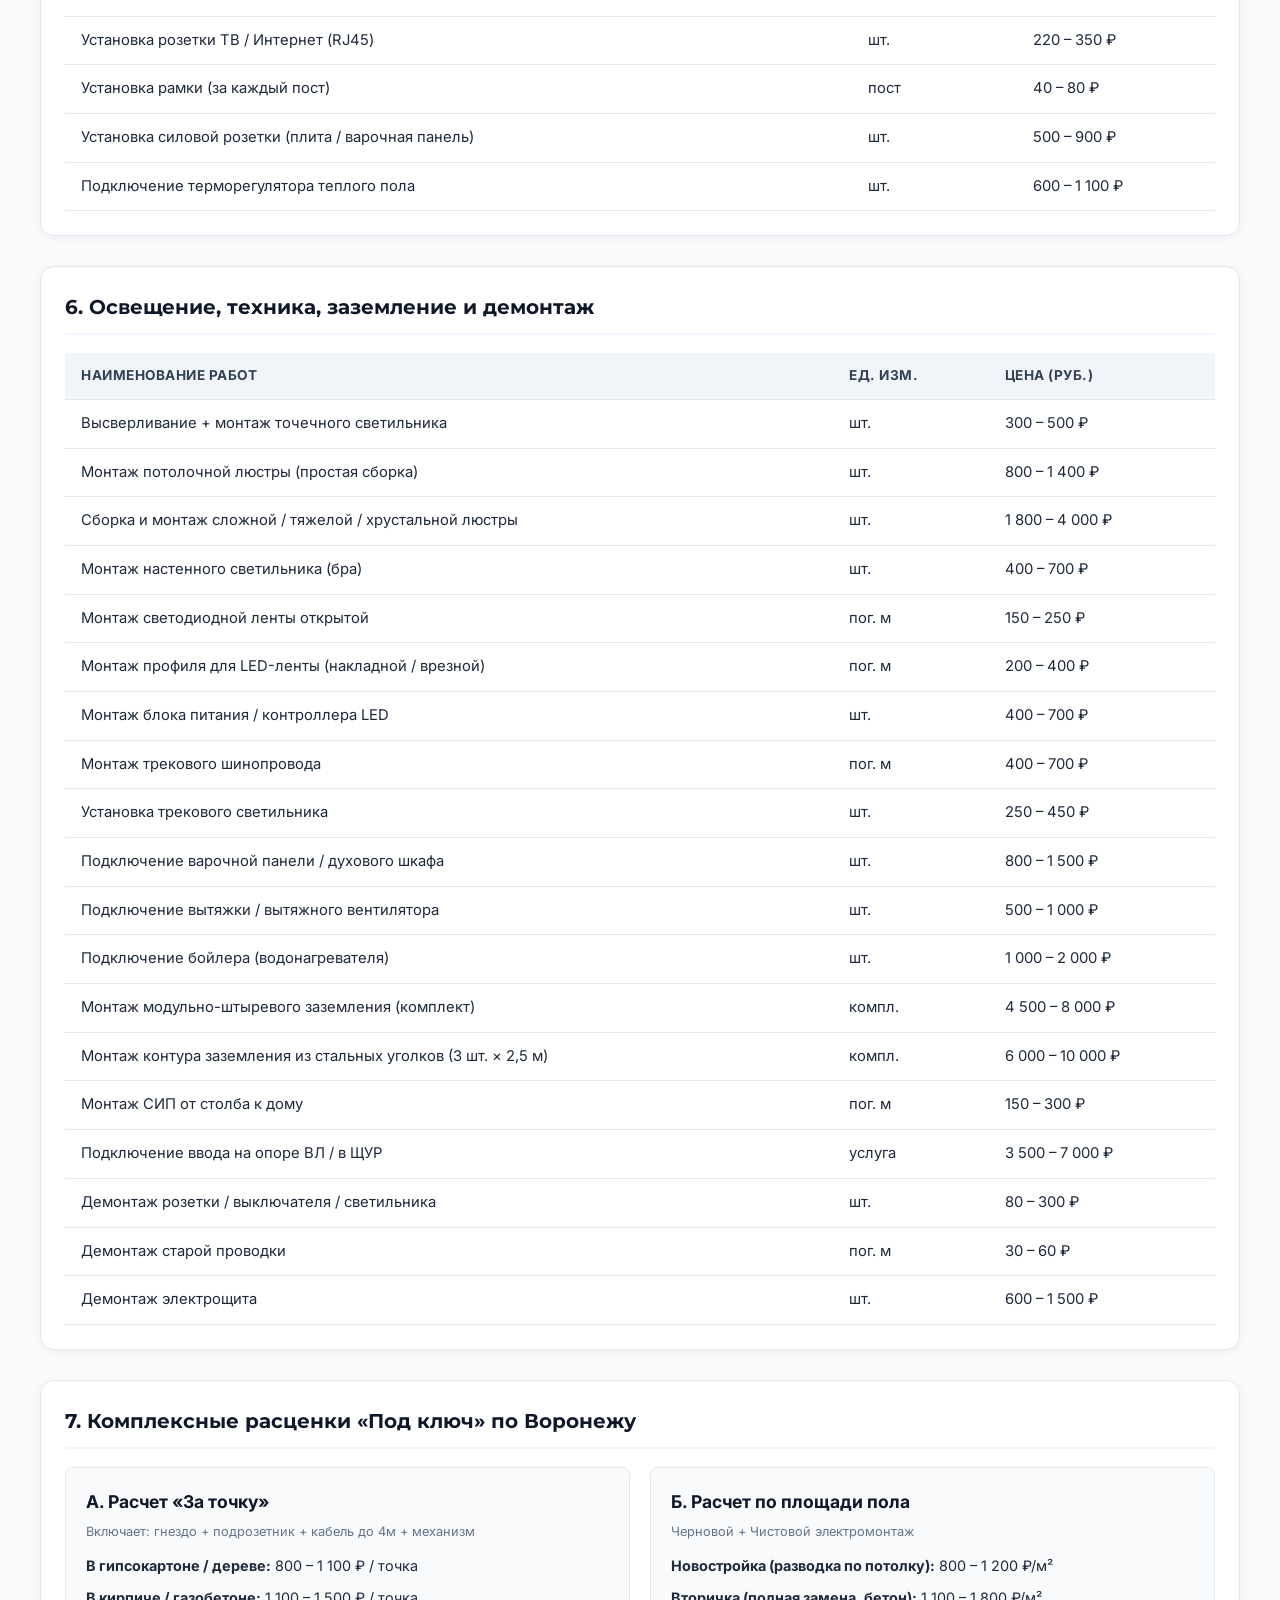
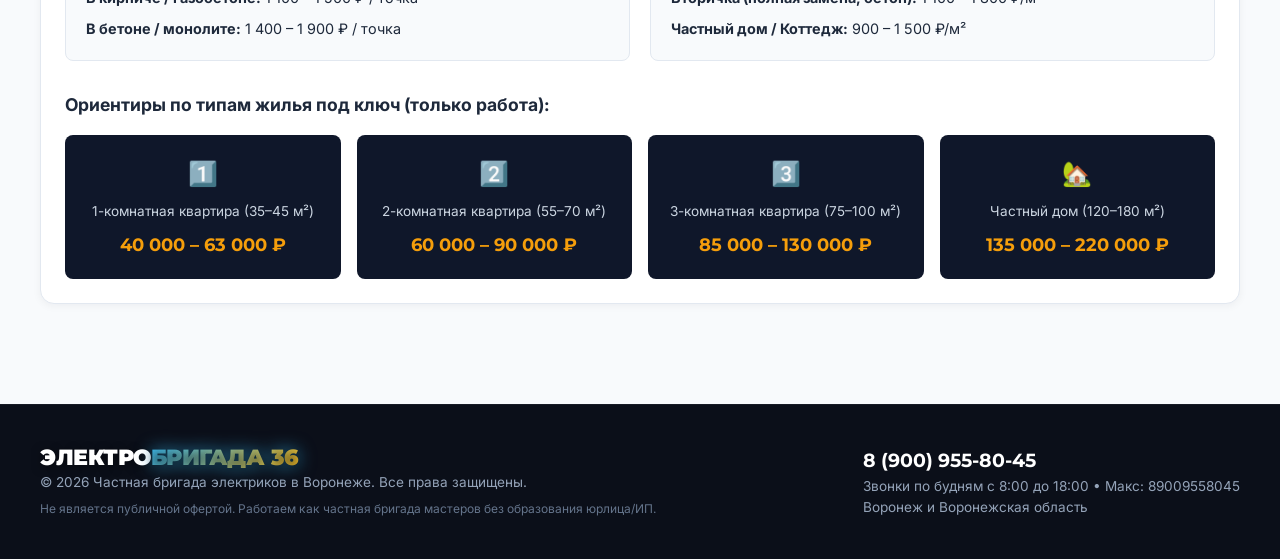
<file: price.html>
<!DOCTYPE html>
<html lang="ru">
<head>
    <meta charset="UTF-8">
    <meta name="viewport" content="width=device-width, initial-scale=1.0">
    <meta name="yandex-verification" content="12e4b5b6157eab5d" />
    <link rel="icon" type="image/x-icon" href="favicon.ico">
    <link rel="icon" type="image/svg+xml" href="favicon.svg">
    <link rel="apple-touch-icon" href="favicon.png">
    <title>Прайс-лист на электромонтажные работы — ЭлектроБригада 36 | Воронеж</title>
    <meta name="description" content="Цены на услуги электриков в Воронеже и области. Подробный прайс-лист 2026 года на штробление, кабель, щиты, розетки, освещение.">
    <!-- Google Fonts -->
    <link rel="preconnect" href="https://fonts.googleapis.com">
    <link rel="preconnect" href="https://fonts.gstatic.com" crossorigin>
    <link href="https://fonts.googleapis.com/css2?family=Inter:wght@300;400;500;600;700;800&family=Montserrat:wght@600;700;800;900&display=swap" rel="stylesheet">
    <link rel="stylesheet" href="style.css">
</head>
<body class="page-theme-price">

    <!-- Top Notification Bar -->
    <div class="top-bar">
        <div class="container top-bar-content">
            <span class="badge-accent">⚡ Частная бригада</span>
            <span class="top-text">Работаем без посредников, ИП и фирм — звонки по будням с 8:00 до 18:00!</span>
            <a href="tel:89009558045" class="top-phone">📞 8 (900) 955-80-45</a>
        </div>
    </div>

    <!-- Header Navigation Bar (Dark Electric Glassmorphism Theme) -->
    <header class="header">
        <div class="container header-container">
            <a href="index.html" class="logo">
                <div class="logo-icon">⚡</div>
                <div class="logo-text">
                    <span class="brand-title">ЭЛЕКТРО<span class="highlight">БРИГАДА 36</span></span>
                    <span class="brand-sub">Частные электрики в Воронеже</span>
                </div>
            </a>

            <nav class="nav">
                <a href="index.html" class="nav-link">Главная и Фото</a>
                <a href="about.html" class="nav-link">О нас</a>
                <a href="calculator.html" class="nav-link">Калькулятор</a>
                <a href="price.html" class="nav-link active">Прайс-лист</a>
                <a href="reviews.html" class="nav-link">Отзывы и Вопросы</a>
                <a href="contacts.html" class="nav-link">Контакты</a>
            </nav>

            <div class="header-contacts">
                <div class="foreman-badge">
                    <span class="foreman-title">График: <strong>Пн – Пт</strong></span>
                    <span class="status-online"><span class="dot"></span> С 8:00 до 18:00</span>
                </div>
                <a href="tel:89009558045" class="btn btn-phone btn-header">
                    <svg width="18" height="18" viewBox="0 0 24 24" fill="currentColor"><path d="M6.62 10.79c1.44 2.83 3.76 5.14 6.59 6.59l2.2-2.2c.27-.27.67-.36 1.02-.24 1.12.37 2.33.57 3.57.57.55 0 1 .45 1 1V20c0 .55-.45 1-1 1-9.39 0-17-7.61-17-17 0-.55.45-1 1-1h3.5c.55 0 1 .45 1 1 0 1.25.2 2.45.57 3.57.11.35.03.74-.25 1.02l-2.2 2.2z"/></svg>
                    8 (900) 955-80-45
                </a>
            </div>

            <button class="mobile-menu-toggle" id="menuToggle" aria-label="Открыть меню">
                <span></span>
                <span></span>
                <span></span>
            </button>
        </div>
    </header>

    <!-- Page Banner with Midnight Sapphire Theme & Lightning Bolts -->
    <section class="page-banner section-price-hero">
        <div class="electric-flash-overlay">
            <div class="plasma-aura-glow" style="background: radial-gradient(circle at 50% 40%, rgba(37, 99, 235, 0.35) 0%, rgba(59, 130, 246, 0.3) 40%, transparent 80%);"></div>
            <div class="lightning-bg-grid"></div>
            <div class="thunder-glow-ambient"></div>

            <!-- Lightning Strike Left -->
            <svg class="lightning-strike-svg strike-pos-1" viewBox="0 0 200 400" fill="none" xmlns="http://www.w3.org/2000/svg">
                <path d="M120 0 L100 80 L130 90 L80 180 L110 190 L50 300 L80 310 L20 400" stroke="url(#boltBlue1)" stroke-width="4.5" stroke-linecap="round" stroke-linejoin="round"/>
                <path d="M100 80 L60 130 L70 135 L40 180" stroke="url(#boltBlue1)" stroke-width="2.5" stroke-linecap="round"/>
                <defs>
                    <linearGradient id="boltBlue1" x1="0" y1="0" x2="200" y2="400" gradientUnits="userSpaceOnUse">
                        <stop offset="0%" stop-color="#ffffff"/>
                        <stop offset="40%" stop-color="#60a5fa"/>
                        <stop offset="100%" stop-color="#1d4ed8"/>
                    </linearGradient>
                </defs>
            </svg>

            <!-- Lightning Strike Right -->
            <svg class="lightning-strike-svg strike-pos-2" viewBox="0 0 200 400" fill="none" xmlns="http://www.w3.org/2000/svg">
                <path d="M80 0 L110 70 L80 80 L130 170 L95 180 L150 290 L120 300 L170 400" stroke="url(#boltBlue2)" stroke-width="4.5" stroke-linecap="round" stroke-linejoin="round"/>
                <path d="M110 70 L150 120 L140 125 L170 170" stroke="url(#boltBlue2)" stroke-width="2.5" stroke-linecap="round"/>
                <defs>
                    <linearGradient id="boltBlue2" x1="0" y1="0" x2="200" y2="400" gradientUnits="userSpaceOnUse">
                        <stop offset="0%" stop-color="#ffffff"/>
                        <stop offset="50%" stop-color="#93c5fd"/>
                        <stop offset="100%" stop-color="#2563eb"/>
                    </linearGradient>
                </defs>
            </svg>
        </div>

        <div class="container text-center" style="position: relative; z-index: 10;">
            <span class="sub-heading" style="color: #60a5fa;">Честные расценки 2026 года</span>
            <h1 class="page-title">Прайс-лист на работы</h1>
            <p class="section-desc" style="color: #bfdbfe;">Указаны цены только за работу. Воспользуйтесь быстрым поиском по названию услуги!</p>
        </div>
    </section>

    <!-- Comprehensive Searchable Price List Section -->
    <section id="price" class="section section-price">
        <div class="container">

            <!-- Price Search Bar -->
            <div class="price-search-bar">
                <div class="search-input-wrap">
                    <span class="search-icon">🔍</span>
                    <input type="text" id="priceSearch" placeholder="Поиск по прайс-листу (например: люстра, штробление бетона, подрозетник, щит)...">
                    <button class="search-clear" id="searchClear" style="display:none;">✕</button>
                </div>
            </div>

            <!-- Price Category Tabs with Multi-colored Sub-buttons & Strip -->
            <div class="price-tabs">
                <button class="tab-btn active" data-tab="all">Все услуги</button>
                <button class="tab-btn" data-tab="cat2">1. Штробление</button>
                <button class="tab-btn" data-tab="cat3">2. Подрозетники</button>
                <button class="tab-btn" data-tab="cat4">3. Прокладка кабеля</button>
                <button class="tab-btn" data-tab="cat6">4. Электрощиты</button>
                <button class="tab-btn" data-tab="cat7">5. Розетки и выключатели</button>
                <button class="tab-btn" data-tab="cat8">6. Освещение и LED</button>
                <button class="tab-btn" data-tab="cat12">7. Комплекс «Под ключ»</button>
            </div>

            <!-- Price Content Container -->
            <div class="price-tables-container">
                
                <!-- Category 2: Штробление -->
                <div class="price-block" data-category="cat2">
                    <h3 class="price-block-title">1. Штробление и подготовка стен (цена за 1 погонный метр / шт)</h3>
                    <div class="table-responsive">
                        <table class="price-table">
                            <thead>
                                <tr>
                                    <th>Наименование работ</th>
                                    <th>ГКЛ / Газобетон</th>
                                    <th>Кирпич</th>
                                    <th>Бетон / Монолит</th>
                                </tr>
                            </thead>
                            <tbody>
                                <tr>
                                    <td>Штробление под кабель (20×20 мм)</td>
                                    <td>150 – 250 ₽/м</td>
                                    <td>300 – 450 ₽/м</td>
                                    <td><strong class="highlight-price">600 – 850 ₽/м</strong></td>
                                </tr>
                                <tr>
                                    <td>Штробление под силовой кабель / трубу</td>
                                    <td>250 – 400 ₽/м</td>
                                    <td>450 – 650 ₽/м</td>
                                    <td><strong class="highlight-price">850 – 1 200 ₽/м</strong></td>
                                </tr>
                                <tr>
                                    <td>Штробление потолка под проводку</td>
                                    <td>—</td>
                                    <td>500 – 700 ₽/м</td>
                                    <td><strong class="highlight-price">700 – 1 000 ₽/м</strong></td>
                                </tr>
                                <tr>
                                    <td>Заделка штробы штукатурным раствором</td>
                                    <td>100 – 150 ₽/м</td>
                                    <td>100 – 150 ₽/м</td>
                                    <td>100 – 200 ₽/м</td>
                                </tr>
                                <tr>
                                    <td>Сквозное бурение стен (до 20 мм)</td>
                                    <td>150 – 250 ₽/шт</td>
                                    <td>300 – 500 ₽/шт</td>
                                    <td>500 – 800 ₽/шт</td>
                                </tr>
                                <tr>
                                    <td>Изготовление ниши под щит (до 12 модулей)</td>
                                    <td>800 – 1 200 ₽</td>
                                    <td>1 500 – 2 500 ₽</td>
                                    <td>3 000 – 4 500 ₽</td>
                                </tr>
                                <tr>
                                    <td>Изготовление ниши под щит (12–24 модуля)</td>
                                    <td>1 200 – 1 800 ₽</td>
                                    <td>2 500 – 3 800 ₽</td>
                                    <td>4 500 – 6 500 ₽</td>
                                </tr>
                            </tbody>
                        </table>
                    </div>
                </div>

                <!-- Category 3: Подрозетники -->
                <div class="price-block" data-category="cat3">
                    <h3 class="price-block-title">2. Выбуривание отверстий и установка подрозетников</h3>
                    <div class="table-responsive">
                        <table class="price-table">
                            <thead>
                                <tr>
                                    <th>Наименование работ</th>
                                    <th>ГКЛ / Гипсолит</th>
                                    <th>Кирпич</th>
                                    <th>Бетон / Монолит</th>
                                </tr>
                            </thead>
                            <tbody>
                                <tr>
                                    <td>Выбуривание гнезда под подрозетник (коронкой)</td>
                                    <td>100 – 180 ₽/шт</td>
                                    <td>250 – 380 ₽/шт</td>
                                    <td><strong class="highlight-price">400 – 600 ₽/шт</strong></td>
                                </tr>
                                <tr>
                                    <td>Выбуривание гнезда под распаечную коробку</td>
                                    <td>150 – 250 ₽/шт</td>
                                    <td>350 – 500 ₽/шт</td>
                                    <td>550 – 800 ₽/шт</td>
                                </tr>
                                <tr>
                                    <td>Вклейка подрозетника (на гипс/алебастр)</td>
                                    <td>100 – 150 ₽/шт</td>
                                    <td>120 – 180 ₽/шт</td>
                                    <td>150 – 200 ₽/шт</td>
                                </tr>
                                <tr>
                                    <td>Монтаж подрозетника в ГКЛ (на лапки)</td>
                                    <td>120 – 180 ₽/шт</td>
                                    <td>—</td>
                                    <td>—</td>
                                </tr>
                            </tbody>
                        </table>
                    </div>
                </div>

                <!-- Category 4 & 5: Прокладка кабеля и распаечные коробки -->
                <div class="price-block" data-category="cat4">
                    <h3 class="price-block-title">3. Прокладка кабеля, трасс и расключение коробок</h3>
                    <div class="table-responsive">
                        <table class="price-table">
                            <thead>
                                <tr>
                                    <th>Наименование работ</th>
                                    <th>Ед. изм.</th>
                                    <th>Цена (руб.)</th>
                                </tr>
                            </thead>
                            <tbody>
                                <tr>
                                    <td>Прокладка кабеля открытым способом (клипсы/скобы)</td>
                                    <td>пог. м</td>
                                    <td>60 – 100 ₽</td>
                                </tr>
                                <tr>
                                    <td>Прокладка кабеля в готовой штробе</td>
                                    <td>пог. м</td>
                                    <td>50 – 80 ₽</td>
                                </tr>
                                <tr>
                                    <td>Прокладка кабеля по потолку/стене в гофре с креплением</td>
                                    <td>пог. м</td>
                                    <td>110 – 180 ₽</td>
                                </tr>
                                <tr>
                                    <td>Прокладка кабеля в кабельном канале (коробе) из ПВХ</td>
                                    <td>пог. м</td>
                                    <td>120 – 220 ₽</td>
                                </tr>
                                <tr>
                                    <td>Прокладка слаботочного кабеля (ТВ / интернет UTP)</td>
                                    <td>пог. м</td>
                                    <td>50 – 90 ₽</td>
                                </tr>
                                <tr>
                                    <td>Прокладка силового вводного кабеля (6–16 мм²)</td>
                                    <td>пог. м</td>
                                    <td>150 – 300 ₽</td>
                                </tr>
                                <tr>
                                    <td>Укладка теплого пола (кабель / мат)</td>
                                    <td>кв. м</td>
                                    <td>500 – 850 ₽</td>
                                </tr>
                                <tr>
                                    <td>Установка накладной / встраиваемой распределительной коробки</td>
                                    <td>шт.</td>
                                    <td>300 – 600 ₽</td>
                                </tr>
                                <tr>
                                    <td>Подключение коробки на клеммы WAGO</td>
                                    <td>шт.</td>
                                    <td>300 – 500 ₽</td>
                                </tr>
                                <tr>
                                    <td>Подключение коробки (пайка / опрессовка гильзами / сварка)</td>
                                    <td>шт.</td>
                                    <td><strong class="highlight-price">500 – 850 ₽</strong></td>
                                </tr>
                            </tbody>
                        </table>
                    </div>
                </div>

                <!-- Category 6: Электрощит -->
                <div class="price-block" data-category="cat6">
                    <h3 class="price-block-title">4. Электрощит и автоматика</h3>
                    <div class="table-responsive">
                        <table class="price-table">
                            <thead>
                                <tr>
                                    <th>Наименование работ</th>
                                    <th>Ед. изм.</th>
                                    <th>Цена (руб.)</th>
                                </tr>
                            </thead>
                            <tbody>
                                <tr>
                                    <td>Монтаж накладного щита (на 12–36 модулей)</td>
                                    <td>шт.</td>
                                    <td>800 – 2 500 ₽</td>
                                </tr>
                                <tr>
                                    <td>Монтаж встраиваемого щита (в готовую нишу)</td>
                                    <td>шт.</td>
                                    <td>1 000 – 2 000 ₽</td>
                                </tr>
                                <tr>
                                    <td>Установка однополюсного автомата (1P)</td>
                                    <td>шт.</td>
                                    <td>250 – 350 ₽</td>
                                </tr>
                                <tr>
                                    <td>Установка автомата 2P / 3P</td>
                                    <td>шт.</td>
                                    <td>350 – 550 ₽</td>
                                </tr>
                                <tr>
                                    <td>Установка УЗО / дифавтомата (2P / 4P)</td>
                                    <td>шт.</td>
                                    <td>500 – 800 ₽</td>
                                </tr>
                                <tr>
                                    <td>Установка реле напряжения</td>
                                    <td>шт.</td>
                                    <td>700 – 1 200 ₽</td>
                                </tr>
                                <tr>
                                    <td>Установка однофазного / трехфазного счетчика</td>
                                    <td>шт.</td>
                                    <td>1 200 – 2 500 ₽</td>
                                </tr>
                                <tr class="table-row-highlight">
                                    <td><strong>Сборка и расключение щита «под ключ» (за 1 модуль)</strong></td>
                                    <td>модуль</td>
                                    <td><strong class="highlight-price">300 – 450 ₽</strong></td>
                                </tr>
                                <tr>
                                    <td>Переборка / ревизия старого щита</td>
                                    <td>шт.</td>
                                    <td>2 000 – 4 500 ₽</td>
                                </tr>
                            </tbody>
                        </table>
                    </div>
                </div>

                <!-- Category 7: Розетки и выключатели -->
                <div class="price-block" data-category="cat7">
                    <h3 class="price-block-title">5. Чистовой монтаж: розетки, выключатели, регуляторы</h3>
                    <div class="table-responsive">
                        <table class="price-table">
                            <thead>
                                <tr>
                                    <th>Наименование работ</th>
                                    <th>Ед. изм.</th>
                                    <th>Цена (руб.)</th>
                                </tr>
                            </thead>
                            <tbody>
                                <tr>
                                    <td>Установка механизма розетки 220 В / выключателя (1-2-3 кл.)</td>
                                    <td>шт.</td>
                                    <td>180 – 300 ₽</td>
                                </tr>
                                <tr>
                                    <td>Установка проходного / перекрестного выключателя</td>
                                    <td>шт.</td>
                                    <td>300 – 500 ₽</td>
                                </tr>
                                <tr>
                                    <td>Установка диммера (светорегулятора)</td>
                                    <td>шт.</td>
                                    <td>300 – 450 ₽</td>
                                </tr>
                                <tr>
                                    <td>Установка розетки ТВ / Интернет (RJ45)</td>
                                    <td>шт.</td>
                                    <td>220 – 350 ₽</td>
                                </tr>
                                <tr>
                                    <td>Установка рамки (за каждый пост)</td>
                                    <td>пост</td>
                                    <td>40 – 80 ₽</td>
                                </tr>
                                <tr>
                                    <td>Установка силовой розетки (плита / варочная панель)</td>
                                    <td>шт.</td>
                                    <td>500 – 900 ₽</td>
                                </tr>
                                <tr>
                                    <td>Подключение терморегулятора теплого пола</td>
                                    <td>шт.</td>
                                    <td>600 – 1 100 ₽</td>
                                </tr>
                            </tbody>
                        </table>
                    </div>
                </div>

                <!-- Category 8 & 9 & 10 & 11: Освещение, Бытовая техника, Заземление, Демонтаж -->
                <div class="price-block" data-category="cat8">
                    <h3 class="price-block-title">6. Освещение, техника, заземление и демонтаж</h3>
                    <div class="table-responsive">
                        <table class="price-table">
                            <thead>
                                <tr>
                                    <th>Наименование работ</th>
                                    <th>Ед. изм.</th>
                                    <th>Цена (руб.)</th>
                                </tr>
                            </thead>
                            <tbody>
                                <tr>
                                    <td>Высверливание + монтаж точечного светильника</td>
                                    <td>шт.</td>
                                    <td>300 – 500 ₽</td>
                                </tr>
                                <tr>
                                    <td>Монтаж потолочной люстры (простая сборка)</td>
                                    <td>шт.</td>
                                    <td>800 – 1 400 ₽</td>
                                </tr>
                                <tr>
                                    <td>Сборка и монтаж сложной / тяжелой / хрустальной люстры</td>
                                    <td>шт.</td>
                                    <td>1 800 – 4 000 ₽</td>
                                </tr>
                                <tr>
                                    <td>Монтаж настенного светильника (бра)</td>
                                    <td>шт.</td>
                                    <td>400 – 700 ₽</td>
                                </tr>
                                <tr>
                                    <td>Монтаж светодиодной ленты открытой</td>
                                    <td>пог. м</td>
                                    <td>150 – 250 ₽</td>
                                </tr>
                                <tr>
                                    <td>Монтаж профиля для LED-ленты (накладной / врезной)</td>
                                    <td>пог. м</td>
                                    <td>200 – 400 ₽</td>
                                </tr>
                                <tr>
                                    <td>Монтаж блока питания / контроллера LED</td>
                                    <td>шт.</td>
                                    <td>400 – 700 ₽</td>
                                </tr>
                                <tr>
                                    <td>Монтаж трекового шинопровода</td>
                                    <td>пог. м</td>
                                    <td>400 – 700 ₽</td>
                                </tr>
                                <tr>
                                    <td>Установка трекового светильника</td>
                                    <td>шт.</td>
                                    <td>250 – 450 ₽</td>
                                </tr>
                                <tr>
                                    <td>Подключение варочной панели / духового шкафа</td>
                                    <td>шт.</td>
                                    <td>800 – 1 500 ₽</td>
                                </tr>
                                <tr>
                                    <td>Подключение вытяжки / вытяжного вентилятора</td>
                                    <td>шт.</td>
                                    <td>500 – 1 000 ₽</td>
                                </tr>
                                <tr>
                                    <td>Подключение бойлера (водонагревателя)</td>
                                    <td>шт.</td>
                                    <td>1 000 – 2 000 ₽</td>
                                </tr>
                                <tr>
                                    <td>Монтаж модульно-штыревого заземления (комплект)</td>
                                    <td>компл.</td>
                                    <td>4 500 – 8 000 ₽</td>
                                </tr>
                                <tr>
                                    <td>Монтаж контура заземления из стальных уголков (3 шт. × 2,5 м)</td>
                                    <td>компл.</td>
                                    <td>6 000 – 10 000 ₽</td>
                                </tr>
                                <tr>
                                    <td>Монтаж СИП от столба к дому</td>
                                    <td>пог. м</td>
                                    <td>150 – 300 ₽</td>
                                </tr>
                                <tr>
                                    <td>Подключение ввода на опоре ВЛ / в ЩУР</td>
                                    <td>услуга</td>
                                    <td>3 500 – 7 000 ₽</td>
                                </tr>
                                <tr>
                                    <td>Демонтаж розетки / выключателя / светильника</td>
                                    <td>шт.</td>
                                    <td>80 – 300 ₽</td>
                                </tr>
                                <tr>
                                    <td>Демонтаж старой проводки</td>
                                    <td>пог. м</td>
                                    <td>30 – 60 ₽</td>
                                </tr>
                                <tr>
                                    <td>Демонтаж электрощита</td>
                                    <td>шт.</td>
                                    <td>600 – 1 500 ₽</td>
                                </tr>
                            </tbody>
                        </table>
                    </div>
                </div>

                <!-- Category 12: Комплексные расценки -->
                <div class="price-block" data-category="cat12">
                    <h3 class="price-block-title">7. Комплексные расценки «Под ключ» по Воронежу</h3>
                    <div class="complex-grid">
                        <div class="complex-card">
                            <h4>А. Расчет «За точку»</h4>
                            <p class="complex-sub">Включает: гнездо + подрозетник + кабель до 4м + механизм</p>
                            <ul>
                                <li><strong>В гипсокартоне / дереве:</strong> 800 – 1 100 ₽ / точка</li>
                                <li><strong>В кирпиче / газобетоне:</strong> 1 100 – 1 500 ₽ / точка</li>
                                <li><strong>В бетоне / монолите:</strong> 1 400 – 1 900 ₽ / точка</li>
                            </ul>
                        </div>

                        <div class="complex-card">
                            <h4>Б. Расчет по площади пола</h4>
                            <p class="complex-sub">Черновой + Чистовой электромонтаж</p>
                            <ul>
                                <li><strong>Новостройка (разводка по потолку):</strong> 800 – 1 200 ₽/м²</li>
                                <li><strong>Вторичка (полная замена, бетон):</strong> 1 100 – 1 800 ₽/м²</li>
                                <li><strong>Частный дом / Коттедж:</strong> 900 – 1 500 ₽/м²</li>
                            </ul>
                        </div>
                    </div>

                    <div class="complex-object-pricing">
                        <h4>Ориентиры по типам жилья под ключ (только работа):</h4>
                        <div class="obj-cards-grid">
                            <div class="obj-card">
                                <span class="obj-icon">1️⃣</span>
                                <span class="obj-title">1-комнатная квартира (35–45 м²)</span>
                                <strong class="obj-price">40 000 – 63 000 ₽</strong>
                            </div>
                            <div class="obj-card">
                                <span class="obj-icon">2️⃣</span>
                                <span class="obj-title">2-комнатная квартира (55–70 м²)</span>
                                <strong class="obj-price">60 000 – 90 000 ₽</strong>
                            </div>
                            <div class="obj-card">
                                <span class="obj-icon">3️⃣</span>
                                <span class="obj-title">3-комнатная квартира (75–100 м²)</span>
                                <strong class="obj-price">85 000 – 130 000 ₽</strong>
                            </div>
                            <div class="obj-card">
                                <span class="obj-icon">🏡</span>
                                <span class="obj-title">Частный дом (120–180 м²)</span>
                                <strong class="obj-price">135 000 – 220 000 ₽</strong>
                            </div>
                        </div>
                    </div>
                </div>

            </div>
        </div>
    </section>

    <!-- Footer -->
    <footer class="footer">
        <div class="container footer-container">
            <div class="footer-left">
                <div class="logo-text">
                    <span class="brand-title">ЭЛЕКТРО<span class="highlight">БРИГАДА 36</span></span>
                </div>
                <p>© 2026 Частная бригада электриков в Воронеже. Все права защищены.</p>
                <p class="footer-sub">Не является публичной офертой. Работаем как частная бригада мастеров без образования юрлица/ИП.</p>
            </div>
            <div class="footer-right">
                <a href="tel:89009558045" class="footer-phone">8 (900) 955-80-45</a>
                <p>Звонки по будням с 8:00 до 18:00 • Макс: 89009558045</p>
                <p>Воронеж и Воронежская область</p>
            </div>
        </div>
    </footer>

    <!-- Fixed Mobile Bottom Sticky Bar -->
    <div class="mobile-sticky-bar">
        <a href="tel:89009558045" class="m-sticky-btn m-call">
            <span>📞 Позвонить</span>
        </a>
        <div class="m-sticky-btn m-max">
            <span>💬 Макс</span>
        </div>
        <a href="calculator.html" class="m-sticky-btn m-calc">
            <span>🧮 Расчет цен</span>
        </a>
    </div>

    <script src="script.js"></script>
</body>
</html>
</file>
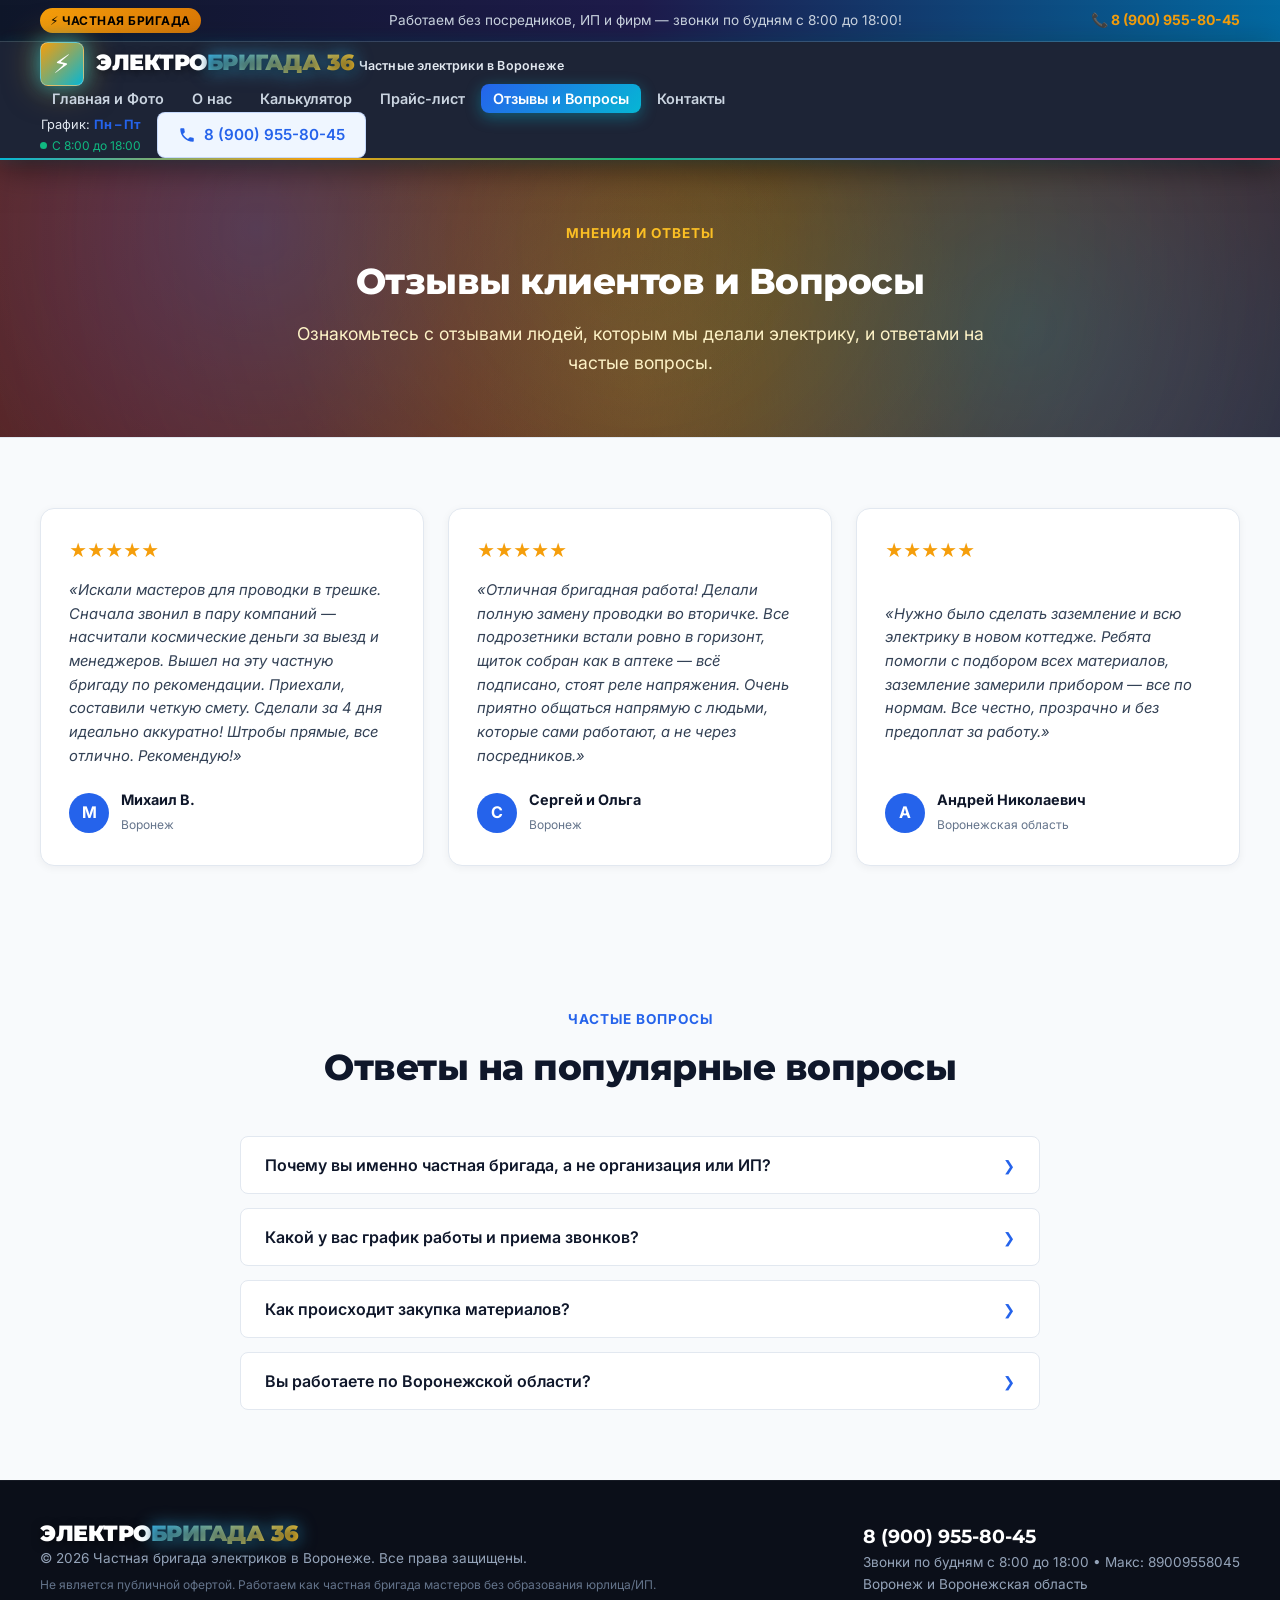
<file: reviews.html>
<!DOCTYPE html>
<html lang="ru">
<head>
    <meta charset="UTF-8">
    <meta name="viewport" content="width=device-width, initial-scale=1.0">
    <meta name="yandex-verification" content="12e4b5b6157eab5d" />
    <link rel="icon" type="image/x-icon" href="favicon.ico">
    <link rel="icon" type="image/svg+xml" href="favicon.svg">
    <link rel="apple-touch-icon" href="favicon.png">
    <title>Отзывы и Вопросы — ЭлектроБригада 36 | Воронеж</title>
    <meta name="description" content="Отзывы заказчиков и часто задаваемые вопросы по электромонтажу в Воронеже и области.">
    <!-- Google Fonts -->
    <link rel="preconnect" href="https://fonts.googleapis.com">
    <link rel="preconnect" href="https://fonts.gstatic.com" crossorigin>
    <link href="https://fonts.googleapis.com/css2?family=Inter:wght@300;400;500;600;700;800&family=Montserrat:wght@600;700;800;900&display=swap" rel="stylesheet">
    <link rel="stylesheet" href="style.css">
</head>
<body class="page-theme-reviews">

    <!-- Top Notification Bar -->
    <div class="top-bar">
        <div class="container top-bar-content">
            <span class="badge-accent">⚡ Частная бригада</span>
            <span class="top-text">Работаем без посредников, ИП и фирм — звонки по будням с 8:00 до 18:00!</span>
            <a href="tel:89009558045" class="top-phone">📞 8 (900) 955-80-45</a>
        </div>
    </div>

    <!-- Header Navigation Bar (Dark Electric Glassmorphism Theme) -->
    <header class="header">
        <div class="container header-container">
            <a href="index.html" class="logo">
                <div class="logo-icon">⚡</div>
                <div class="logo-text">
                    <span class="brand-title">ЭЛЕКТРО<span class="highlight">БРИГАДА 36</span></span>
                    <span class="brand-sub">Частные электрики в Воронеже</span>
                </div>
            </a>

            <nav class="nav">
                <a href="index.html" class="nav-link">Главная и Фото</a>
                <a href="about.html" class="nav-link">О нас</a>
                <a href="calculator.html" class="nav-link">Калькулятор</a>
                <a href="price.html" class="nav-link">Прайс-лист</a>
                <a href="reviews.html" class="nav-link active">Отзывы и Вопросы</a>
                <a href="contacts.html" class="nav-link">Контакты</a>
            </nav>

            <div class="header-contacts">
                <div class="foreman-badge">
                    <span class="foreman-title">График: <strong>Пн – Пт</strong></span>
                    <span class="status-online"><span class="dot"></span> С 8:00 до 18:00</span>
                </div>
                <a href="tel:89009558045" class="btn btn-phone btn-header">
                    <svg width="18" height="18" viewBox="0 0 24 24" fill="currentColor"><path d="M6.62 10.79c1.44 2.83 3.76 5.14 6.59 6.59l2.2-2.2c.27-.27.67-.36 1.02-.24 1.12.37 2.33.57 3.57.57.55 0 1 .45 1 1V20c0 .55-.45 1-1 1-9.39 0-17-7.61-17-17 0-.55.45-1 1-1h3.5c.55 0 1 .45 1 1 0 1.25.2 2.45.57 3.57.11.35.03.74-.25 1.02l-2.2 2.2z"/></svg>
                    8 (900) 955-80-45
                </a>
            </div>

            <button class="mobile-menu-toggle" id="menuToggle" aria-label="Открыть меню">
                <span></span>
                <span></span>
                <span></span>
            </button>
        </div>
    </header>

    <!-- Page Banner with Dark Amber Theme & Lightning Bolts -->
    <section class="page-banner section-reviews-hero">
        <div class="electric-flash-overlay">
            <div class="plasma-aura-glow" style="background: radial-gradient(circle at 50% 40%, rgba(245, 158, 11, 0.4) 0%, rgba(239, 68, 68, 0.3) 40%, transparent 80%);"></div>
            <div class="lightning-bg-grid"></div>
            <div class="thunder-glow-ambient"></div>

            <!-- Lightning Strike Left -->
            <svg class="lightning-strike-svg strike-pos-1" viewBox="0 0 200 400" fill="none" xmlns="http://www.w3.org/2000/svg">
                <path d="M120 0 L100 80 L130 90 L80 180 L110 190 L50 300 L80 310 L20 400" stroke="url(#boltAmber1)" stroke-width="4.5" stroke-linecap="round" stroke-linejoin="round"/>
                <path d="M100 80 L60 130 L70 135 L40 180" stroke="url(#boltAmber1)" stroke-width="2.5" stroke-linecap="round"/>
                <defs>
                    <linearGradient id="boltAmber1" x1="0" y1="0" x2="200" y2="400" gradientUnits="userSpaceOnUse">
                        <stop offset="0%" stop-color="#ffffff"/>
                        <stop offset="40%" stop-color="#fbbf24"/>
                        <stop offset="100%" stop-color="#d97706"/>
                    </linearGradient>
                </defs>
            </svg>

            <!-- Lightning Strike Right -->
            <svg class="lightning-strike-svg strike-pos-2" viewBox="0 0 200 400" fill="none" xmlns="http://www.w3.org/2000/svg">
                <path d="M80 0 L110 70 L80 80 L130 170 L95 180 L150 290 L120 300 L170 400" stroke="url(#boltAmber2)" stroke-width="4.5" stroke-linecap="round" stroke-linejoin="round"/>
                <path d="M110 70 L150 120 L140 125 L170 170" stroke="url(#boltAmber2)" stroke-width="2.5" stroke-linecap="round"/>
                <defs>
                    <linearGradient id="boltAmber2" x1="0" y1="0" x2="200" y2="400" gradientUnits="userSpaceOnUse">
                        <stop offset="0%" stop-color="#ffffff"/>
                        <stop offset="50%" stop-color="#f59e0b"/>
                        <stop offset="100%" stop-color="#ef4444"/>
                    </linearGradient>
                </defs>
            </svg>
        </div>

        <div class="container text-center" style="position: relative; z-index: 10;">
            <span class="sub-heading" style="color: #fbbf24;">Мнения и ответы</span>
            <h1 class="page-title">Отзывы клиентов и Вопросы</h1>
            <p class="section-desc" style="color: #fef3c7;">Ознакомьтесь с отзывами людей, которым мы делали электрику, и ответами на частые вопросы.</p>
        </div>
    </section>

    <!-- Customer Reviews -->
    <section class="section section-reviews">
        <div class="container">
            <div class="reviews-grid">
                <div class="review-card">
                    <div class="review-stars">★★★★★</div>
                    <p class="review-text">
                        «Искали мастеров для проводки в трешке. Сначала звонил в пару компаний — насчитали космические деньги за выезд и менеджеров. Вышел на эту частную бригаду по рекомендации. Приехали, составили четкую смету. Сделали за 4 дня идеально аккуратно! Штробы прямые, все отлично. Рекомендую!»
                    </p>
                    <div class="review-author">
                        <div class="author-avatar">М</div>
                        <div>
                            <strong>Михаил В.</strong>
                            <span>Воронеж</span>
                        </div>
                    </div>
                </div>

                <div class="review-card">
                    <div class="review-stars">★★★★★</div>
                    <p class="review-text">
                        «Отличная бригадная работа! Делали полную замену проводки во вторичке. Все подрозетники встали ровно в горизонт, щиток собран как в аптеке — всё подписано, стоят реле напряжения. Очень приятно общаться напрямую с людьми, которые сами работают, а не через посредников.»
                    </p>
                    <div class="review-author">
                        <div class="author-avatar">С</div>
                        <div>
                            <strong>Сергей и Ольга</strong>
                            <span>Воронеж</span>
                        </div>
                    </div>
                </div>

                <div class="review-card">
                    <div class="review-stars">★★★★★</div>
                    <p class="review-text">
                        «Нужно было сделать заземление и всю электрику в новом коттедже. Ребята помогли с подбором всех материалов, заземление замерили прибором — все по нормам. Все честно, прозрачно и без предоплат за работу.»
                    </p>
                    <div class="review-author">
                        <div class="author-avatar">А</div>
                        <div>
                            <strong>Андрей Николаевич</strong>
                            <span>Воронежская область</span>
                        </div>
                    </div>
                </div>
            </div>
        </div>
    </section>

    <!-- FAQ Section -->
    <section id="faq" class="section section-faq">
        <div class="container">
            <div class="section-title-wrap text-center">
                <span class="sub-heading">Частые вопросы</span>
                <h2 class="section-title">Ответы на популярные вопросы</h2>
            </div>

            <div class="faq-accordion">
                <div class="faq-item">
                    <button class="faq-question">
                        <span>Почему вы именно частная бригада, а не организация или ИП?</span>
                        <span class="faq-arrow">❯</span>
                    </button>
                    <div class="faq-answer">
                        <p>Мы работаем на себя как самостоятельная проверенная бригада квалифицированных электриков. Это позволяет нам не закладывать в смету расходы на содержание офиса, бухгалтерию, директора и рекламу. В итоге вы получаете качество уровня крупных фирм, но без лишних наценок.</p>
                    </div>
                </div>

                <div class="faq-item">
                    <button class="faq-question">
                        <span>Какой у вас график работы и приема звонков?</span>
                        <span class="faq-arrow">❯</span>
                    </button>
                    <div class="faq-answer">
                        <p>Звонки и заявки принимаем строго по будням (понедельник — пятница) с 8:00 до 18:00. Выезд на объекты и монтажные работы согласовываются с заказчиком заранее.</p>
                    </div>
                </div>

                <div class="faq-item">
                    <button class="faq-question">
                        <span>Как происходит закупка материалов?</span>
                        <span class="faq-arrow">❯</span>
                    </button>
                    <div class="faq-answer">
                        <p>Вы можете купить материалы самостоятельно по нашей спецификации или доверить закупку нам. Мы подскажем проверенных производителей ГОСТ кабеля и автоматики.</p>
                    </div>
                </div>

                <div class="faq-item">
                    <button class="faq-question">
                        <span>Вы работаете по Воронежской области?</span>
                        <span class="faq-arrow">❯</span>
                    </button>
                    <div class="faq-answer">
                        <p>Да, мы выезжаем по Воронежу и Воронежской области.</p>
                    </div>
                </div>
            </div>
        </div>
    </section>

    <!-- Footer -->
    <footer class="footer">
        <div class="container footer-container">
            <div class="footer-left">
                <div class="logo-text">
                    <span class="brand-title">ЭЛЕКТРО<span class="highlight">БРИГАДА 36</span></span>
                </div>
                <p>© 2026 Частная бригада электриков в Воронеже. Все права защищены.</p>
                <p class="footer-sub">Не является публичной офертой. Работаем как частная бригада мастеров без образования юрлица/ИП.</p>
            </div>
            <div class="footer-right">
                <a href="tel:89009558045" class="footer-phone">8 (900) 955-80-45</a>
                <p>Звонки по будням с 8:00 до 18:00 • Макс: 89009558045</p>
                <p>Воронеж и Воронежская область</p>
            </div>
        </div>
    </footer>

    <!-- Fixed Mobile Bottom Sticky Bar -->
    <div class="mobile-sticky-bar">
        <a href="tel:89009558045" class="m-sticky-btn m-call">
            <span>📞 Позвонить</span>
        </a>
        <div class="m-sticky-btn m-max">
            <span>💬 Макс</span>
        </div>
        <a href="calculator.html" class="m-sticky-btn m-calc">
            <span>🧮 Расчет цен</span>
        </a>
    </div>

    <script src="script.js"></script>
</body>
</html>
</file>
<file: style.css>
/* Reset & Root Variables */
:root {
    --primary: #2563eb;
    --primary-hover: #1d4ed8;
    --primary-light: #eff6ff;
    --accent: #f59e0b;
    --accent-hover: #d97706;
    --electric-cyan: #06b6d4;
    --dark-slate: #0f172a;
    --slate-800: #1e293b;
    --slate-700: #334155;
    --slate-600: #475569;
    --slate-500: #64748b;
    --light-bg: #f8fafc;
    --card-bg: #ffffff;
    --border-color: #e2e8f0;
    --success: #10b981;
    --max-purple: #7c3aed;
    --radius-sm: 8px;
    --radius-md: 14px;
    --radius-lg: 20px;
    --shadow-sm: 0 2px 8px rgba(15, 23, 42, 0.05);
    --shadow-md: 0 10px 25px -5px rgba(15, 23, 42, 0.08);
    --shadow-lg: 0 20px 35px -10px rgba(15, 23, 42, 0.15);
    --font-sans: 'Inter', system-ui, -apple-system, sans-serif;
    --font-heading: 'Montserrat', sans-serif;
}

* {
    box-sizing: border-box;
    margin: 0;
    padding: 0;
}

html {
    scroll-behavior: smooth;
    font-size: 16px;
}

body {
    font-family: var(--font-sans);
    background-color: var(--light-bg);
    color: var(--slate-800);
    line-height: 1.6;
    overflow-x: hidden;
    padding-bottom: 60px; /* space for mobile sticky bar */
}

@media (min-width: 992px) {
    body {
        padding-bottom: 0;
    }
}

a {
    color: inherit;
    text-decoration: none;
}

.container {
    max-width: 1240px;
    margin: 0 auto;
    padding: 0 20px;
}

/* Top Bar */
.top-bar {
    background: linear-gradient(90deg, #0f172a 0%, #1e1b4b 25%, #0369a1 50%, #1e1b4b 75%, #0f172a 100%);
    background-size: 200% 100%;
    animation: topBarShift 8s infinite linear;
    color: #e2e8f0;
    font-size: 0.875rem;
    padding: 8px 0;
    border-bottom: 1px solid rgba(255, 255, 255, 0.2);
    box-shadow: 0 2px 10px rgba(6, 182, 212, 0.2);
}

@keyframes topBarShift {
    0% { background-position: 0% 50%; }
    100% { background-position: 200% 50%; }
}

.top-bar-content {
    display: flex;
    align-items: center;
    justify-content: space-between;
    gap: 15px;
}

.badge-accent {
    background: linear-gradient(135deg, #f59e0b, #d97706);
    color: #000;
    font-weight: 700;
    font-size: 0.75rem;
    padding: 3px 10px;
    border-radius: 20px;
    text-transform: uppercase;
    letter-spacing: 0.5px;
}

.top-text {
    color: #cbd5e1;
    font-size: 0.85rem;
}

.top-phone {
    font-weight: 700;
    color: var(--accent);
    transition: color 0.2s;
}

.top-phone:hover {
    color: #ffffff;
}

/* Header Navigation Bar - Dark Electric Glassmorphism Theme (Строка перехода на другие страницы) */
.header {
    position: sticky;
    top: 0;
    z-index: 1000;
    background: rgba(15, 23, 42, 0.94);
    backdrop-filter: blur(16px);
    border-bottom: 2px solid;
    border-image: linear-gradient(90deg, #06b6d4 0%, #f59e0b 25%, #10b981 50%, #8b5cf6 75%, #f43f5e 100%) 1;
    box-shadow: 0 8px 30px rgba(0, 0, 0, 0.5), 0 0 15px rgba(6, 182, 212, 0.2);
    transition: all 0.3s ease;
}

/* Logo Styling for High Visibility */
.logo {
    display: flex;
    align-items: center;
    gap: 12px;
}

.logo-icon {
    width: 44px;
    height: 44px;
    background: linear-gradient(135deg, #f59e0b 0%, #06b6d4 100%);
    color: #ffffff;
    border-radius: var(--radius-sm);
    display: flex;
    align-items: center;
    justify-content: center;
    font-size: 1.6rem;
    box-shadow: 0 0 20px rgba(6, 182, 212, 0.7), 0 0 35px rgba(245, 158, 11, 0.5);
    border: 1px solid rgba(255, 255, 255, 0.3);
}

.brand-title {
    font-family: var(--font-heading);
    font-weight: 900;
    font-size: 1.35rem;
    color: #ffffff;
    letter-spacing: -0.5px;
    line-height: 1.1;
    text-shadow: 0 2px 10px rgba(0, 0, 0, 0.5);
}

.brand-title .highlight {
    background: linear-gradient(135deg, #38bdf8 0%, #fbbf24 100%);
    -webkit-background-clip: text;
    -webkit-text-fill-color: transparent;
    font-weight: 900;
    filter: drop-shadow(0 0 8px rgba(56, 189, 248, 0.6));
}

.brand-sub {
    font-size: 0.78rem;
    color: #e2e8f0;
    font-weight: 600;
    letter-spacing: 0.2px;
}

/* Nav Links Styling */
.nav-link {
    font-weight: 600;
    font-size: 0.9rem;
    color: #cbd5e1;
    transition: all 0.25s ease;
    padding: 6px 12px;
    border-radius: 8px;
}

.nav-link:hover {
    color: #ffffff;
    background: rgba(255, 255, 255, 0.1);
    box-shadow: 0 0 12px rgba(56, 189, 248, 0.4);
}

.nav-link.active {
    color: #ffffff;
    background: linear-gradient(135deg, var(--primary), var(--electric-cyan));
    box-shadow: 0 4px 15px rgba(6, 182, 212, 0.4);
    border-bottom: none;
}

.foreman-title {
    color: #e2e8f0;
}

.foreman-title strong {
    color: #38bdf8;
}

.mobile-menu-toggle span {
    background-color: #ffffff;
}

.header-contacts {
    display: flex;
    align-items: center;
    gap: 16px;
}

.foreman-badge {
    display: flex;
    flex-direction: column;
    text-align: right;
    font-size: 0.8rem;
}

.foreman-title strong {
    color: var(--primary);
}

.status-online {
    color: var(--success);
    font-size: 0.75rem;
    display: flex;
    align-items: center;
    justify-content: flex-end;
    gap: 5px;
}

.status-online .dot {
    width: 7px;
    height: 7px;
    background-color: var(--success);
    border-radius: 50%;
    display: inline-block;
    animation: pulse 2s infinite;
}

@keyframes pulse {
    0% { transform: scale(0.95); box-shadow: 0 0 0 0 rgba(16, 185, 129, 0.7); }
    70% { transform: scale(1); box-shadow: 0 0 0 6px rgba(16, 185, 129, 0); }
    100% { transform: scale(0.95); box-shadow: 0 0 0 0 rgba(16, 185, 129, 0); }
}

.mobile-menu-toggle {
    display: none;
    background: none;
    border: none;
    cursor: pointer;
    flex-direction: column;
    gap: 5px;
    padding: 5px;
}

.mobile-menu-toggle span {
    width: 25px;
    height: 3px;
    background-color: var(--dark-slate);
    border-radius: 3px;
    transition: all 0.3s;
}

/* Page Banner */
.page-banner {
    position: relative;
    background: linear-gradient(135deg, #0f172a 0%, #1e293b 100%);
    color: white;
    padding: 60px 0;
    border-bottom: 1px solid var(--border-color);
    overflow: hidden;
}

.page-title {
    font-family: var(--font-heading);
    font-size: 2.25rem;
    font-weight: 800;
    margin-bottom: 10px;
    letter-spacing: -0.5px;
}

/* Buttons */
.btn {
    display: inline-flex;
    align-items: center;
    justify-content: center;
    gap: 8px;
    font-family: var(--font-sans);
    font-weight: 600;
    font-size: 0.95rem;
    padding: 10px 20px;
    border-radius: var(--radius-sm);
    border: none;
    cursor: pointer;
    transition: all 0.25s cubic-bezier(0.4, 0, 0.2, 1);
    text-align: center;
}

.btn-primary {
    background: linear-gradient(135deg, var(--primary), #1d4ed8);
    color: white;
    box-shadow: 0 4px 14px rgba(37, 99, 235, 0.35);
}

.btn-primary:hover {
    transform: translateY(-2px);
    box-shadow: 0 6px 20px rgba(37, 99, 235, 0.45);
}

.btn-phone {
    background-color: var(--primary-light);
    color: var(--primary);
    border: 1px solid rgba(37, 99, 235, 0.2);
}

.btn-phone:hover {
    background-color: var(--primary);
    color: white;
}

.btn-max {
    background-color: var(--max-purple);
    color: white;
    box-shadow: 0 4px 14px rgba(124, 58, 237, 0.3);
}

.btn-max:hover {
    background-color: #6d28d9;
    transform: translateY(-2px);
    box-shadow: 0 6px 18px rgba(124, 58, 237, 0.4);
}

.btn-lg {
    padding: 14px 28px;
    font-size: 1.05rem;
    border-radius: var(--radius-md);
}

.btn-block {
    width: 100%;
}

/* --- Enhanced Dynamic Thunder & Frequent Lightning Background Overlay --- */
.electric-flash-overlay {
    position: absolute;
    inset: 0;
    pointer-events: none;
    overflow: hidden;
    z-index: 1;
}

/* Atmospheric Plasma Corona & Arc Aura Glow (Электрическое сияние) */
.plasma-aura-glow {
    position: absolute;
    inset: -50%;
    background: radial-gradient(circle at 50% 40%, rgba(6, 182, 212, 0.28) 0%, rgba(124, 58, 237, 0.22) 35%, rgba(245, 158, 11, 0.15) 60%, transparent 80%);
    filter: blur(60px);
    opacity: 0.85;
    animation: plasmaAuroraShift 10s infinite ease-in-out alternate;
}

@keyframes plasmaAuroraShift {
    0% {
        transform: scale(0.9) rotate(0deg);
        filter: blur(50px) hue-rotate(0deg);
        opacity: 0.7;
    }
    50% {
        transform: scale(1.15) rotate(15deg);
        filter: blur(75px) hue-rotate(60deg);
        opacity: 0.95;
    }
    100% {
        transform: scale(1) rotate(-10deg);
        filter: blur(60px) hue-rotate(120deg);
        opacity: 0.8;
    }
}

.lightning-bg-grid {
    position: absolute;
    inset: 0;
    background-image: 
        radial-gradient(circle at 20% 25%, rgba(37, 99, 235, 0.35) 0%, transparent 50%),
        radial-gradient(circle at 80% 60%, rgba(6, 182, 212, 0.3) 0%, transparent 55%),
        radial-gradient(circle at 50% 80%, rgba(245, 158, 11, 0.2) 0%, transparent 50%);
    opacity: 0.9;
}

/* Rolling Thunder Flash Cloud Ambient Glow - More Frequent */
.thunder-glow-ambient {
    position: absolute;
    inset: 0;
    background: radial-gradient(circle at 50% 30%, rgba(56, 189, 248, 0.45), rgba(15, 23, 42, 0) 70%);
    opacity: 0;
    animation: rollingThunderGlow 3s infinite ease-in-out;
}

@keyframes rollingThunderGlow {
    0%, 75%, 100% { opacity: 0; filter: brightness(1); }
    76% { opacity: 0.85; filter: brightness(1.8); }
    78% { opacity: 0.2; }
    80% { opacity: 1; filter: brightness(2.5); }
    83% { opacity: 0.3; }
    86% { opacity: 0.9; filter: brightness(2); }
    90% { opacity: 0.1; }
}

/* Branching Lightning Strikes - FREQUENT FAST LIGHTNING */
.lightning-strike-svg {
    position: absolute;
    width: 320px;
    height: 520px;
    opacity: 0;
    pointer-events: none;
    filter: drop-shadow(0 0 15px #38bdf8) drop-shadow(0 0 35px #0284c7) drop-shadow(0 0 60px #ffffff);
}

.strike-pos-1 {
    top: -20px;
    left: 4%;
    transform: rotate(-8deg) scale(0.95);
    animation: lightningStrikeRun1 3.2s infinite ease-in-out 0.2s;
}

.strike-pos-2 {
    top: -10px;
    right: 5%;
    transform: rotate(10deg) scale(1.05);
    animation: lightningStrikeRun2 3.8s infinite ease-in-out 1.2s;
}

.strike-pos-3 {
    top: -30px;
    left: 46%;
    transform: translateX(-50%) rotate(3deg) scale(1);
    animation: lightningStrikeRun1 4.2s infinite ease-in-out 2.1s;
}

@keyframes lightningStrikeRun1 {
    0%, 78%, 100% {
        opacity: 0;
        transform: scale(0.95);
    }
    80% {
        opacity: 0.95;
        transform: scale(1.03);
        filter: drop-shadow(0 0 25px #38bdf8) drop-shadow(0 0 50px #ffffff);
    }
    82% {
        opacity: 0.2;
    }
    84% {
        opacity: 1;
        filter: drop-shadow(0 0 35px #38bdf8) drop-shadow(0 0 70px #f59e0b) drop-shadow(0 0 90px #ffffff);
    }
    87% {
        opacity: 0.15;
    }
    90% {
        opacity: 0.9;
    }
    94% {
        opacity: 0.05;
    }
}

@keyframes lightningStrikeRun2 {
    0%, 76%, 100% {
        opacity: 0;
        transform: scale(0.92);
    }
    78% {
        opacity: 1;
        filter: drop-shadow(0 0 30px #06b6d4) drop-shadow(0 0 60px #ffffff);
    }
    80% {
        opacity: 0.25;
    }
    83% {
        opacity: 0.95;
        filter: drop-shadow(0 0 40px #38bdf8) drop-shadow(0 0 80px #38bdf8);
    }
    86% {
        opacity: 0.1;
    }
    89% {
        opacity: 0.8;
    }
    93% {
        opacity: 0;
    }
}

/* --- Page-Specific Theme Background Colors (Разные цвета фона для каждой страницы) --- */
/* Page 1: Index - Dark Slate & Cyan Arc */
.page-theme-index .hero,
.page-theme-index .section-portfolio {
    background: linear-gradient(135deg, #070d19 0%, #0f172a 45%, #1e293b 100%);
}

/* Page 2: About - Royal Electric Violet & Indigo */
.page-theme-about .page-banner,
.page-theme-about .section-about-hero {
    background: linear-gradient(135deg, #1e1b4b 0%, #2e1065 45%, #0f172a 100%);
}
.page-theme-about .comp-our {
    border-color: #8b5cf6;
    background: linear-gradient(180deg, #ffffff 0%, #f3e8ff 100%);
}

/* Page 3: Calculator - Deep Mint & Emerald Arc */
.page-theme-calc .page-banner,
.page-theme-calc .section-calc-hero {
    background: linear-gradient(135deg, #022c22 0%, #064e3b 45%, #0f172a 100%);
}
.page-theme-calc .calc-result-box {
    background: linear-gradient(135deg, #064e3b 0%, #022c22 100%);
    border: 1px solid rgba(16, 185, 129, 0.4);
    box-shadow: 0 10px 30px rgba(16, 185, 129, 0.25);
}

/* Page 4: Price - Electric Sapphire & Cobalt Blue */
.page-theme-price .page-banner,
.page-theme-price .section-price-hero {
    background: linear-gradient(135deg, #172554 0%, #1e3a8a 45%, #0f172a 100%);
}

/* Page 5: Reviews - Amber Flame & Copper Spark */
.page-theme-reviews .page-banner,
.page-theme-reviews .section-reviews-hero {
    background: linear-gradient(135deg, #451a03 0%, #311202 45%, #0f172a 100%);
}

/* Page 6: Contacts - Cyber Cyan & Ocean Navy */
.page-theme-contacts .page-banner,
.page-theme-contacts .section-contacts {
    background: linear-gradient(135deg, #082f49 0%, #0c4a6e 45%, #0f172a 100%);
}

/* --- Multi-Colored Sub-items and Sub-button Tabs & Colored Neon Strip --- */
.portfolio-tabs,
.price-tabs {
    position: relative;
    z-index: 10;
    display: flex;
    flex-wrap: wrap;
    gap: 12px;
    justify-content: center;
    margin-bottom: 35px;
    padding-bottom: 18px;
    /* Разноцветная полоска подпунктов */
    border-bottom: 3px solid;
    border-image: linear-gradient(90deg, #06b6d4 0%, #f59e0b 25%, #10b981 50%, #8b5cf6 75%, #f43f5e 100%) 1;
}

/* Подпункты разными цветами (Different colors for sub-items/tabs) */
.port-tab-btn:nth-child(1),
.tab-btn:nth-child(1) {
    border-color: #06b6d4;
    color: #e0f2fe;
}
.port-tab-btn:nth-child(1):hover,
.port-tab-btn:nth-child(1).active,
.tab-btn:nth-child(1):hover,
.tab-btn:nth-child(1).active {
    background: linear-gradient(135deg, #06b6d4, #0284c7);
    color: #ffffff;
    border-color: #06b6d4;
    box-shadow: 0 4px 18px rgba(6, 182, 212, 0.5);
}

.port-tab-btn:nth-child(2),
.tab-btn:nth-child(2) {
    border-color: #f59e0b;
    color: #fef3c7;
}
.port-tab-btn:nth-child(2):hover,
.port-tab-btn:nth-child(2).active,
.tab-btn:nth-child(2):hover,
.tab-btn:nth-child(2).active {
    background: linear-gradient(135deg, #f59e0b, #d97706);
    color: #000000;
    font-weight: 800;
    border-color: #f59e0b;
    box-shadow: 0 4px 18px rgba(245, 158, 11, 0.5);
}

.port-tab-btn:nth-child(3),
.tab-btn:nth-child(3) {
    border-color: #10b981;
    color: #d1fae5;
}
.port-tab-btn:nth-child(3):hover,
.port-tab-btn:nth-child(3).active,
.tab-btn:nth-child(3):hover,
.tab-btn:nth-child(3).active {
    background: linear-gradient(135deg, #10b981, #059669);
    color: #ffffff;
    border-color: #10b981;
    box-shadow: 0 4px 18px rgba(16, 185, 129, 0.5);
}

.port-tab-btn:nth-child(4),
.tab-btn:nth-child(4) {
    border-color: #8b5cf6;
    color: #ede9fe;
}
.port-tab-btn:nth-child(4):hover,
.port-tab-btn:nth-child(4).active,
.tab-btn:nth-child(4):hover,
.tab-btn:nth-child(4).active {
    background: linear-gradient(135deg, #8b5cf6, #6d28d9);
    color: #ffffff;
    border-color: #8b5cf6;
    box-shadow: 0 4px 18px rgba(139, 92, 246, 0.5);
}

.port-tab-btn:nth-child(5),
.tab-btn:nth-child(5) {
    border-color: #f43f5e;
    color: #ffe4e6;
}
.port-tab-btn:nth-child(5):hover,
.port-tab-btn:nth-child(5).active,
.tab-btn:nth-child(5):hover,
.tab-btn:nth-child(5).active {
    background: linear-gradient(135deg, #f43f5e, #e11d48);
    color: #ffffff;
    border-color: #f43f5e;
    box-shadow: 0 4px 18px rgba(244, 63, 94, 0.5);
}

.port-tab-btn:nth-child(6),
.tab-btn:nth-child(6) {
    border-color: #3b82f6;
    color: #dbeafe;
}
.port-tab-btn:nth-child(6):hover,
.port-tab-btn:nth-child(6).active,
.tab-btn:nth-child(6):hover,
.tab-btn:nth-child(6).active {
    background: linear-gradient(135deg, #3b82f6, #1d4ed8);
    color: #ffffff;
    border-color: #3b82f6;
    box-shadow: 0 4px 18px rgba(59, 130, 246, 0.5);
}

/* Feature items multi-colored badges */
.hero-features .feature-item:nth-child(1) .f-icon { background: rgba(6, 182, 212, 0.25); color: #38bdf8; border: 1px solid #06b6d4; }
.hero-features .feature-item:nth-child(2) .f-icon { background: rgba(245, 158, 11, 0.25); color: #fbbf24; border: 1px solid #f59e0b; }
.hero-features .feature-item:nth-child(3) .f-icon { background: rgba(16, 185, 129, 0.25); color: #34d399; border: 1px solid #10b981; }
.hero-features .feature-item:nth-child(4) .f-icon { background: rgba(139, 92, 246, 0.25); color: #c084fc; border: 1px solid #8b5cf6; }

/* Hero Section */
.hero {
    position: relative;
    background: linear-gradient(135deg, #0f172a 0%, #111827 50%, #1e293b 100%);
    color: white;
    padding: 60px 0 80px;
    overflow: hidden;
}

.hero-bg-overlay {
    position: absolute;
    inset: 0;
    background-image: radial-gradient(rgba(37, 99, 235, 0.15) 1px, transparent 1px);
    background-size: 32px 32px;
    opacity: 0.6;
}

.hero-container {
    position: relative;
    z-index: 10;
    display: grid;
    grid-template-columns: 1.2fr 0.8fr;
    gap: 40px;
    align-items: center;
}

.tag-pill {
    display: inline-flex;
    align-items: center;
    gap: 8px;
    background: rgba(255, 255, 255, 0.1);
    border: 1px solid rgba(255, 255, 255, 0.15);
    padding: 6px 16px;
    border-radius: 30px;
    font-size: 0.85rem;
    color: #e2e8f0;
    margin-bottom: 20px;
    backdrop-filter: blur(5px);
}

.hero-title {
    font-family: var(--font-heading);
    font-size: 2.75rem;
    font-weight: 800;
    line-height: 1.2;
    margin-bottom: 20px;
    letter-spacing: -1px;
}

.text-gradient {
    background: linear-gradient(135deg, #60a5fa, #38bdf8, #f59e0b);
    -webkit-background-clip: text;
    -webkit-text-fill-color: transparent;
}

.hero-subtitle {
    font-size: 1.15rem;
    color: #cbd5e1;
    margin-bottom: 30px;
    max-width: 600px;
}

.hero-features {
    display: grid;
    grid-template-columns: 1fr 1fr;
    gap: 14px;
    margin-bottom: 35px;
}

.feature-item {
    display: flex;
    align-items: center;
    gap: 10px;
    font-size: 0.95rem;
    color: #f1f5f9;
}

.f-icon {
    font-size: 1.25rem;
    background: rgba(255, 255, 255, 0.1);
    width: 36px;
    height: 36px;
    border-radius: 50%;
    display: flex;
    align-items: center;
    justify-content: center;
    flex-shrink: 0;
}

.hero-actions {
    display: flex;
    flex-wrap: wrap;
    gap: 16px;
    margin-bottom: 30px;
}

.hero-trust {
    display: flex;
    align-items: center;
    gap: 14px;
    background: rgba(255, 255, 255, 0.05);
    border: 1px solid rgba(255, 255, 255, 0.1);
    padding: 12px 20px;
    border-radius: var(--radius-md);
    max-width: max-content;
}

.trust-avatar {
    width: 44px;
    height: 44px;
    background: linear-gradient(135deg, var(--accent), var(--accent-hover));
    color: #000;
    font-weight: 800;
    font-size: 1.25rem;
    border-radius: 50%;
    display: flex;
    align-items: center;
    justify-content: center;
}

.trust-info {
    display: flex;
    flex-direction: column;
    font-size: 0.85rem;
}

.trust-info strong {
    color: #ffffff;
    font-size: 0.95rem;
}

.trust-info span {
    color: #94a3b8;
}

/* Hero Form Card */
.hero-form-card {
    background-color: var(--card-bg);
    color: var(--dark-slate);
    border-radius: var(--radius-lg);
    padding: 32px;
    box-shadow: var(--shadow-lg);
    border: 1px solid rgba(255, 255, 255, 0.2);
}

.form-header {
    margin-bottom: 24px;
}

.form-header h3 {
    font-family: var(--font-heading);
    font-size: 1.4rem;
    font-weight: 700;
    color: var(--dark-slate);
    margin-bottom: 6px;
}

.form-header p {
    font-size: 0.875rem;
    color: var(--slate-500);
}

.lead-form {
    display: flex;
    flex-direction: column;
    gap: 18px;
}

.form-group {
    display: flex;
    flex-direction: column;
    gap: 6px;
}

.form-group label {
    font-size: 0.85rem;
    font-weight: 600;
    color: var(--slate-700);
}

.form-group input,
.form-group select,
.form-group textarea {
    width: 100%;
    padding: 12px 16px;
    border: 1.5px solid var(--border-color);
    border-radius: var(--radius-sm);
    font-family: var(--font-sans);
    font-size: 0.95rem;
    color: var(--dark-slate);
    background-color: #ffffff;
    transition: border-color 0.2s, box-shadow 0.2s;
}

.form-group input:focus,
.form-group select:focus,
.form-group textarea:focus {
    outline: none;
    border-color: var(--primary);
    box-shadow: 0 0 0 3px rgba(37, 99, 235, 0.15);
}

.form-policy {
    font-size: 0.75rem;
    color: var(--slate-500);
    text-align: center;
    line-height: 1.3;
}

/* Section Commons */
.section {
    padding: 70px 0;
}

.sub-heading {
    display: inline-block;
    font-size: 0.85rem;
    font-weight: 700;
    color: var(--primary);
    text-transform: uppercase;
    letter-spacing: 1px;
    margin-bottom: 8px;
}

.section-title {
    font-family: var(--font-heading);
    font-size: 2.25rem;
    font-weight: 800;
    color: var(--dark-slate);
    margin-bottom: 14px;
    letter-spacing: -0.5px;
}

.section-desc {
    font-size: 1.1rem;
    color: var(--slate-600);
    max-width: 700px;
    margin: 0 auto;
}

.text-center {
    text-align: center;
}

.section-title-wrap {
    margin-bottom: 40px;
}

/* Comparison Section */
.comparison-grid {
    display: grid;
    grid-template-columns: 1fr 1fr;
    gap: 30px;
}

.comp-card {
    background-color: var(--card-bg);
    border-radius: var(--radius-lg);
    padding: 36px;
    border: 1px solid var(--border-color);
    box-shadow: var(--shadow-md);
    position: relative;
    overflow: hidden;
}

.comp-our {
    border: 2px solid var(--primary);
    background: linear-gradient(180deg, #ffffff 0%, #f0f7ff 100%);
}

.comp-badge {
    position: absolute;
    top: 20px;
    right: 20px;
    background-color: var(--primary);
    color: white;
    font-size: 0.75rem;
    font-weight: 700;
    padding: 4px 12px;
    border-radius: 20px;
}

.comp-badge-gray {
    background-color: var(--slate-500);
}

.comp-card h3 {
    font-family: var(--font-heading);
    font-size: 1.4rem;
    margin-bottom: 24px;
    color: var(--dark-slate);
}

.comp-list {
    list-style: none;
    display: flex;
    flex-direction: column;
    gap: 20px;
}

.comp-list li {
    display: flex;
    align-items: flex-start;
    gap: 14px;
}

.check-icon {
    width: 26px;
    height: 26px;
    background-color: #d1fae5;
    color: var(--success);
    border-radius: 50%;
    display: flex;
    align-items: center;
    justify-content: center;
    font-weight: 800;
    flex-shrink: 0;
}

.cross-icon {
    width: 26px;
    height: 26px;
    background-color: #fee2e2;
    color: #ef4444;
    border-radius: 50%;
    display: flex;
    align-items: center;
    justify-content: center;
    font-weight: 800;
    flex-shrink: 0;
}

.comp-list strong {
    color: var(--dark-slate);
    font-size: 0.95rem;
}

.comp-list p {
    font-size: 0.875rem;
    color: var(--slate-600);
}

/* Calculator Section */
.section-calc {
    background-color: #ffffff;
    border-top: 1px solid var(--border-color);
    border-bottom: 1px solid var(--border-color);
}

.calc-box {
    background: var(--light-bg);
    border: 1px solid var(--border-color);
    border-radius: var(--radius-lg);
    padding: 40px;
    box-shadow: var(--shadow-md);
    display: grid;
    grid-template-columns: 1.3fr 0.7fr;
    gap: 40px;
}

.calc-steps {
    display: flex;
    flex-direction: column;
    gap: 28px;
}

.calc-label {
    display: block;
    font-weight: 700;
    font-size: 1.05rem;
    color: var(--dark-slate);
    margin-bottom: 12px;
}

.calc-options {
    display: grid;
    gap: 12px;
}

.grid-3 { grid-template-columns: repeat(3, 1fr); }
.grid-4 { grid-template-columns: repeat(2, 1fr); }

.calc-opt-btn {
    background-color: #ffffff;
    border: 1.5px solid var(--border-color);
    border-radius: var(--radius-sm);
    padding: 12px 14px;
    font-family: var(--font-sans);
    font-size: 0.875rem;
    font-weight: 600;
    color: var(--slate-700);
    cursor: pointer;
    display: flex;
    flex-direction: column;
    align-items: center;
    gap: 6px;
    transition: all 0.2s ease;
    text-align: center;
}

.calc-opt-btn:hover {
    border-color: var(--primary);
    background-color: var(--primary-light);
}

.calc-opt-btn.active {
    border-color: var(--primary);
    background-color: var(--primary-light);
    color: var(--primary);
    box-shadow: 0 0 0 2px rgba(37, 99, 235, 0.2);
}

.opt-icon {
    font-size: 1.5rem;
}

.calc-slider {
    width: 100%;
    accent-color: var(--primary);
    height: 8px;
    cursor: pointer;
}

.calc-checkboxes {
    display: grid;
    grid-template-columns: 1fr 1fr;
    gap: 12px;
}

.checkbox-card {
    background-color: #ffffff;
    border: 1px solid var(--border-color);
    padding: 10px 14px;
    border-radius: var(--radius-sm);
    display: flex;
    align-items: center;
    gap: 10px;
    font-size: 0.875rem;
    cursor: pointer;
    transition: background 0.2s;
}

.checkbox-card input {
    accent-color: var(--primary);
    width: 18px;
    height: 18px;
}

.calc-result-box {
    background-color: var(--dark-slate);
    color: white;
    border-radius: var(--radius-md);
    padding: 32px;
    display: flex;
    flex-direction: column;
    justify-content: center;
    box-shadow: var(--shadow-lg);
}

.result-header {
    font-size: 0.95rem;
    color: #94a3b8;
    margin-bottom: 8px;
}

.result-price {
    font-family: var(--font-heading);
    font-size: 2.25rem;
    font-weight: 800;
    color: var(--accent);
    margin-bottom: 16px;
    line-height: 1.1;
}

.result-note {
    font-size: 0.8rem;
    color: #cbd5e1;
    margin-bottom: 24px;
    line-height: 1.4;
}

/* Price List Section */
.section-price {
    background-color: var(--light-bg);
}

.price-search-bar {
    max-width: 600px;
    margin: 0 auto 30px;
}

.search-input-wrap {
    position: relative;
    display: flex;
    align-items: center;
}

.search-icon {
    position: absolute;
    left: 16px;
    font-size: 1.2rem;
    color: var(--slate-400);
}

#priceSearch {
    width: 100%;
    padding: 14px 44px 14px 48px;
    font-size: 1rem;
    border: 2px solid var(--border-color);
    border-radius: 30px;
    box-shadow: var(--shadow-sm);
    transition: border-color 0.2s, box-shadow 0.2s;
}

#priceSearch:focus {
    outline: none;
    border-color: var(--primary);
    box-shadow: 0 0 0 4px rgba(37, 99, 235, 0.15);
}

.search-clear {
    position: absolute;
    right: 16px;
    background: none;
    border: none;
    font-size: 1.2rem;
    cursor: pointer;
    color: var(--slate-500);
}

.price-tabs {
    display: flex;
    flex-wrap: wrap;
    gap: 8px;
    justify-content: center;
    margin-bottom: 35px;
}

.tab-btn {
    background-color: #ffffff;
    border: 1px solid var(--border-color);
    padding: 8px 18px;
    border-radius: 20px;
    font-family: var(--font-sans);
    font-size: 0.875rem;
    font-weight: 600;
    color: var(--slate-700);
    cursor: pointer;
    transition: all 0.2s ease;
}

.tab-btn:hover,
.tab-btn.active {
    background-color: var(--dark-slate);
    color: #ffffff;
    border-color: var(--dark-slate);
}

.price-block {
    background-color: #ffffff;
    border-radius: var(--radius-md);
    padding: 24px;
    border: 1px solid var(--border-color);
    box-shadow: var(--shadow-sm);
    margin-bottom: 30px;
}

.price-block-title {
    font-family: var(--font-heading);
    font-size: 1.25rem;
    font-weight: 700;
    color: var(--dark-slate);
    margin-bottom: 18px;
    padding-bottom: 10px;
    border-bottom: 2px solid var(--primary-light);
}

.table-responsive {
    overflow-x: auto;
}

.price-table {
    width: 100%;
    border-collapse: collapse;
    font-size: 0.925rem;
    text-align: left;
}

.price-table th,
.price-table td {
    padding: 12px 16px;
    border-bottom: 1px solid var(--border-color);
}

.price-table th {
    background-color: #f1f5f9;
    font-weight: 700;
    color: var(--slate-700);
    font-size: 0.85rem;
    text-transform: uppercase;
    letter-spacing: 0.5px;
}

.price-table tr:hover {
    background-color: #f8fafc;
}

.highlight-price {
    color: var(--primary);
    font-weight: 700;
}

.table-row-highlight {
    background-color: #f0fdf4;
}

.complex-grid {
    display: grid;
    grid-template-columns: 1fr 1fr;
    gap: 20px;
    margin-bottom: 30px;
}

.complex-card {
    background-color: #f8fafc;
    border: 1px solid var(--border-color);
    padding: 20px;
    border-radius: var(--radius-sm);
}

.complex-card h4 {
    font-size: 1.1rem;
    color: var(--dark-slate);
    margin-bottom: 6px;
}

.complex-sub {
    font-size: 0.8rem;
    color: var(--slate-500);
    margin-bottom: 12px;
}

.complex-card ul {
    list-style: none;
    display: flex;
    flex-direction: column;
    gap: 8px;
    font-size: 0.9rem;
}

.complex-object-pricing h4 {
    font-size: 1.1rem;
    margin-bottom: 16px;
}

.obj-cards-grid {
    display: grid;
    grid-template-columns: repeat(4, 1fr);
    gap: 16px;
}

.obj-card {
    background-color: var(--dark-slate);
    color: white;
    padding: 20px;
    border-radius: var(--radius-sm);
    display: flex;
    flex-direction: column;
    align-items: center;
    text-align: center;
    gap: 8px;
}

.obj-icon {
    font-size: 1.5rem;
}

.obj-title {
    font-size: 0.85rem;
    color: #cbd5e1;
}

.obj-price {
    font-family: var(--font-heading);
    color: var(--accent);
    font-size: 1.1rem;
}

/* --- Portfolio Section Dark Slate Theme + Electric Flashes Background --- */
.section-portfolio {
    position: relative;
    background: linear-gradient(135deg, #0f172a 0%, #111827 50%, #1e293b 100%);
    color: #ffffff;
    overflow: hidden;
}

.section-portfolio .sub-heading {
    color: var(--electric-cyan);
}

.section-portfolio .section-title {
    color: #ffffff;
}

.section-portfolio .section-desc {
    color: #cbd5e1;
}

.portfolio-tabs {
    position: relative;
    z-index: 10;
    display: flex;
    flex-wrap: wrap;
    gap: 10px;
    justify-content: center;
    margin-bottom: 35px;
}

.port-tab-btn {
    background-color: rgba(255, 255, 255, 0.08);
    border: 1px solid rgba(255, 255, 255, 0.15);
    padding: 10px 20px;
    border-radius: 25px;
    font-family: var(--font-sans);
    font-size: 0.9rem;
    font-weight: 600;
    color: #cbd5e1;
    cursor: pointer;
    transition: all 0.25s ease;
    backdrop-filter: blur(5px);
}

.port-tab-btn:hover,
.port-tab-btn.active {
    background-color: var(--primary);
    color: #ffffff;
    border-color: var(--primary);
    box-shadow: 0 4px 15px rgba(37, 99, 235, 0.5);
}

.portfolio-grid-expanded {
    position: relative;
    z-index: 10;
    display: grid;
    grid-template-columns: repeat(3, 1fr);
    gap: 24px;
}

.port-card-item {
    background-color: rgba(30, 41, 59, 0.85);
    border-radius: var(--radius-md);
    overflow: hidden;
    border: 1px solid rgba(255, 255, 255, 0.12);
    box-shadow: var(--shadow-md);
    transition: transform 0.3s ease, box-shadow 0.3s ease;
    display: flex;
    flex-direction: column;
    backdrop-filter: blur(8px);
}

.port-card-item:hover {
    transform: translateY(-6px);
    box-shadow: 0 12px 30px rgba(6, 182, 212, 0.25);
    border-color: rgba(6, 182, 212, 0.4);
}

.port-img-wrap {
    height: 250px;
    background-size: cover;
    background-position: center;
    position: relative;
    cursor: pointer;
}

.p-badge {
    position: absolute;
    top: 14px;
    left: 14px;
    background-color: rgba(15, 23, 42, 0.85);
    color: white;
    font-size: 0.75rem;
    font-weight: 700;
    padding: 4px 12px;
    border-radius: 20px;
    backdrop-filter: blur(4px);
    z-index: 2;
    border: 1px solid rgba(255, 255, 255, 0.1);
}

.p-badge-real {
    background: linear-gradient(135deg, #10b981, #059669);
    color: white;
    font-weight: 800;
}

.p-hover-overlay {
    position: absolute;
    inset: 0;
    background: linear-gradient(to top, rgba(15, 23, 42, 0.95) 0%, rgba(15, 23, 42, 0.4) 100%);
    color: white;
    display: flex;
    flex-direction: column;
    justify-content: flex-end;
    padding: 20px;
    opacity: 0;
    transition: opacity 0.3s ease;
}

.port-img-wrap:hover .p-hover-overlay {
    opacity: 1;
}

.p-zoom-icon {
    font-size: 1.5rem;
    margin-bottom: 8px;
}

.p-hover-overlay h4 {
    font-size: 1.05rem;
    margin-bottom: 4px;
    color: #ffffff;
}

.p-hover-overlay p {
    font-size: 0.8rem;
    color: #e2e8f0;
}

.port-info-bar {
    padding: 16px 20px;
    display: flex;
    flex-direction: column;
    gap: 4px;
    background-color: rgba(15, 23, 42, 0.95);
}

.port-info-bar strong {
    font-size: 0.95rem;
    color: #ffffff;
}

.port-info-bar span {
    font-size: 0.8rem;
    color: #94a3b8;
}

/* Lightbox Modal */
.lightbox-content {
    max-width: 850px !important;
    padding: 20px !important;
    background-color: var(--dark-slate) !important;
    color: white !important;
}

.lb-img-container {
    width: 100%;
    max-height: 520px;
    overflow: hidden;
    border-radius: var(--radius-sm);
    margin-bottom: 16px;
    display: flex;
    align-items: center;
    justify-content: center;
    background-color: #000;
}

.lb-img-container img {
    max-width: 100%;
    max-height: 520px;
    object-fit: contain;
}

.lb-caption h4 {
    font-family: var(--font-heading);
    font-size: 1.2rem;
    color: #ffffff;
    margin-bottom: 6px;
}

.lb-caption p {
    font-size: 0.9rem;
    color: #cbd5e1;
}

/* Steps Section */
.section-steps {
    background-color: #ffffff;
    border-top: 1px solid var(--border-color);
    border-bottom: 1px solid var(--border-color);
}

.steps-grid {
    display: grid;
    grid-template-columns: repeat(5, 1fr);
    gap: 16px;
}

.step-card {
    background-color: var(--light-bg);
    border: 1px solid var(--border-color);
    border-radius: var(--radius-sm);
    padding: 24px 16px;
    position: relative;
}

.step-num {
    font-family: var(--font-heading);
    font-size: 2rem;
    font-weight: 900;
    color: var(--primary-light);
    line-height: 1;
    margin-bottom: 12px;
    -webkit-text-stroke: 1.5px var(--primary);
}

.step-card h3 {
    font-size: 1rem;
    margin-bottom: 8px;
    color: var(--dark-slate);
}

.step-card p {
    font-size: 0.85rem;
    color: var(--slate-600);
}

/* Reviews Section */
.reviews-grid {
    display: grid;
    grid-template-columns: repeat(3, 1fr);
    gap: 24px;
}

.review-card {
    background-color: #ffffff;
    border: 1px solid var(--border-color);
    border-radius: var(--radius-md);
    padding: 28px;
    box-shadow: var(--shadow-sm);
    display: flex;
    flex-direction: column;
    justify-content: space-between;
}

.review-stars {
    color: var(--accent);
    font-size: 1.1rem;
    margin-bottom: 14px;
}

.review-text {
    font-size: 0.925rem;
    color: var(--slate-700);
    margin-bottom: 20px;
    font-style: italic;
}

.review-author {
    display: flex;
    align-items: center;
    gap: 12px;
}

.author-avatar {
    width: 40px;
    height: 40px;
    background-color: var(--primary);
    color: white;
    font-weight: 700;
    border-radius: 50%;
    display: flex;
    align-items: center;
    justify-content: center;
}

.review-author strong {
    display: block;
    font-size: 0.9rem;
    color: var(--dark-slate);
}

.review-author span {
    font-size: 0.75rem;
    color: var(--slate-500);
}

/* FAQ Section */
.faq-accordion {
    max-width: 800px;
    margin: 0 auto;
    display: flex;
    flex-direction: column;
    gap: 14px;
}

.faq-item {
    background-color: #ffffff;
    border: 1px solid var(--border-color);
    border-radius: var(--radius-sm);
    overflow: hidden;
}

.faq-question {
    width: 100%;
    padding: 18px 24px;
    background: none;
    border: none;
    font-family: var(--font-sans);
    font-size: 1rem;
    font-weight: 600;
    color: var(--dark-slate);
    text-align: left;
    cursor: pointer;
    display: flex;
    align-items: center;
    justify-content: space-between;
    gap: 16px;
}

.faq-arrow {
    transition: transform 0.3s;
    font-size: 0.9rem;
    color: var(--primary);
}

.faq-item.active .faq-arrow {
    transform: rotate(90deg);
}

.faq-answer {
    padding: 0 24px 20px;
    font-size: 0.925rem;
    color: var(--slate-600);
    display: none;
}

.faq-item.active .faq-answer {
    display: block;
}

/* Contacts Section */
.section-contacts {
    background: linear-gradient(135deg, #0f172a, #1e293b);
    color: white;
}

.contacts-wrapper {
    display: grid;
    grid-template-columns: 1fr 1fr;
    gap: 50px;
    align-items: center;
}

.contacts-info h2 {
    font-family: var(--font-heading);
    font-size: 2.25rem;
    margin-bottom: 16px;
}

.contacts-info p {
    color: #cbd5e1;
    font-size: 1.05rem;
    margin-bottom: 30px;
}

.contact-methods {
    display: flex;
    flex-direction: column;
    gap: 16px;
    margin-bottom: 30px;
}

.contact-card {
    background: rgba(255, 255, 255, 0.08);
    border: 1px solid rgba(255, 255, 255, 0.15);
    padding: 18px 24px;
    border-radius: var(--radius-md);
    display: flex;
    align-items: center;
    gap: 16px;
    transition: background 0.2s;
}

.contact-card:hover {
    background: rgba(255, 255, 255, 0.15);
}

.max-card {
    border-color: rgba(124, 58, 237, 0.4);
    background: rgba(124, 58, 237, 0.15);
}

.c-icon {
    font-size: 1.75rem;
}

.c-label {
    display: block;
    font-size: 0.8rem;
    color: #94a3b8;
}

.c-val {
    display: block;
    font-family: var(--font-heading);
    font-size: 1.25rem;
    color: #ffffff;
}

.c-sub {
    font-size: 0.75rem;
    color: var(--accent);
}

.work-area-box {
    background: rgba(37, 99, 235, 0.2);
    border: 1px solid rgba(37, 99, 235, 0.4);
    padding: 16px 20px;
    border-radius: var(--radius-sm);
    font-size: 0.875rem;
}

.contacts-form-box {
    background-color: #ffffff;
    color: var(--dark-slate);
    padding: 36px;
    border-radius: var(--radius-lg);
    box-shadow: var(--shadow-lg);
}

.contacts-form-box h3 {
    font-family: var(--font-heading);
    font-size: 1.4rem;
    margin-bottom: 6px;
}

.contacts-form-box p {
    font-size: 0.875rem;
    color: var(--slate-500);
    margin-bottom: 24px;
}

/* Footer */
.footer {
    background-color: #0b0f19;
    color: #94a3b8;
    padding: 40px 0;
    font-size: 0.85rem;
    border-top: 1px solid rgba(255, 255, 255, 0.05);
}

.footer-container {
    display: flex;
    align-items: center;
    justify-content: space-between;
    flex-wrap: wrap;
    gap: 20px;
}

.footer-sub {
    font-size: 0.75rem;
    color: #64748b;
    margin-top: 6px;
}

.footer-phone {
    font-family: var(--font-heading);
    font-size: 1.2rem;
    font-weight: 700;
    color: #ffffff;
}

/* Mobile Sticky Bottom Bar */
.mobile-sticky-bar {
    display: none;
    position: fixed;
    bottom: 0;
    left: 0;
    right: 0;
    z-index: 999;
    background-color: var(--dark-slate);
    border-top: 1px solid rgba(255, 255, 255, 0.15);
    padding: 8px 12px;
    grid-template-columns: repeat(3, 1fr);
    gap: 8px;
}

.m-sticky-btn {
    display: flex;
    align-items: center;
    justify-content: center;
    padding: 10px 4px;
    border-radius: 6px;
    font-size: 0.8rem;
    font-weight: 700;
    color: white;
    text-align: center;
}

.m-call { background-color: var(--primary); }
.m-max { background-color: var(--max-purple); }
.m-calc { background-color: var(--accent); color: #000; }

/* Modal */
.modal {
    display: none;
    position: fixed;
    inset: 0;
    z-index: 2000;
    background-color: rgba(15, 23, 42, 0.8);
    backdrop-filter: blur(5px);
    align-items: center;
    justify-content: center;
    padding: 20px;
}

.modal-content {
    background-color: #ffffff;
    max-width: 450px;
    width: 100%;
    padding: 36px;
    border-radius: var(--radius-lg);
    text-align: center;
    position: relative;
    box-shadow: var(--shadow-lg);
    animation: modalPop 0.3s ease-out;
}

@keyframes modalPop {
    from { opacity: 0; transform: scale(0.9); }
    to { opacity: 1; transform: scale(1); }
}

.modal-close {
    position: absolute;
    top: 16px;
    right: 16px;
    font-size: 1.5rem;
    background: none;
    border: none;
    cursor: pointer;
    color: var(--slate-400);
}

.modal-icon {
    font-size: 3rem;
    margin-bottom: 12px;
}

.modal-content h3 {
    font-family: var(--font-heading);
    font-size: 1.3rem;
    margin-bottom: 10px;
    color: var(--dark-slate);
}

.modal-content p {
    font-size: 0.95rem;
    color: var(--slate-600);
    margin-bottom: 24px;
}

/* Responsive Media Queries */
@media (max-width: 1024px) {
    .hero-container,
    .calc-box,
    .comparison-grid,
    .contacts-wrapper {
        grid-template-columns: 1fr;
    }

    .portfolio-grid-expanded {
        grid-template-columns: repeat(2, 1fr);
    }

    .hero-title {
        font-size: 2.2rem;
    }

    .grid-3 { grid-template-columns: repeat(2, 1fr); }
    .steps-grid { grid-template-columns: repeat(2, 1fr); }
    .reviews-grid { grid-template-columns: 1fr; }
    .obj-cards-grid { grid-template-columns: repeat(2, 1fr); }
}

@media (max-width: 768px) {
    .nav,
    .header-contacts {
        display: none;
    }

    .mobile-menu-toggle {
        display: flex;
    }

    .nav.mobile-active {
        display: flex;
        flex-direction: column;
        position: absolute;
        top: 72px;
        left: 0;
        right: 0;
        background-color: #ffffff;
        padding: 20px;
        border-bottom: 1px solid var(--border-color);
        box-shadow: var(--shadow-md);
    }

    .top-text {
        display: none;
    }

    .mobile-sticky-bar {
        display: grid;
    }

    .grid-3, .grid-4, .calc-checkboxes {
        grid-template-columns: 1fr;
    }

    .portfolio-grid-expanded, .complex-grid {
        grid-template-columns: 1fr;
    }

    .hero {
        padding: 40px 0 60px;
    }

    .hero-title {
        font-size: 1.8rem;
    }
}
</file>
